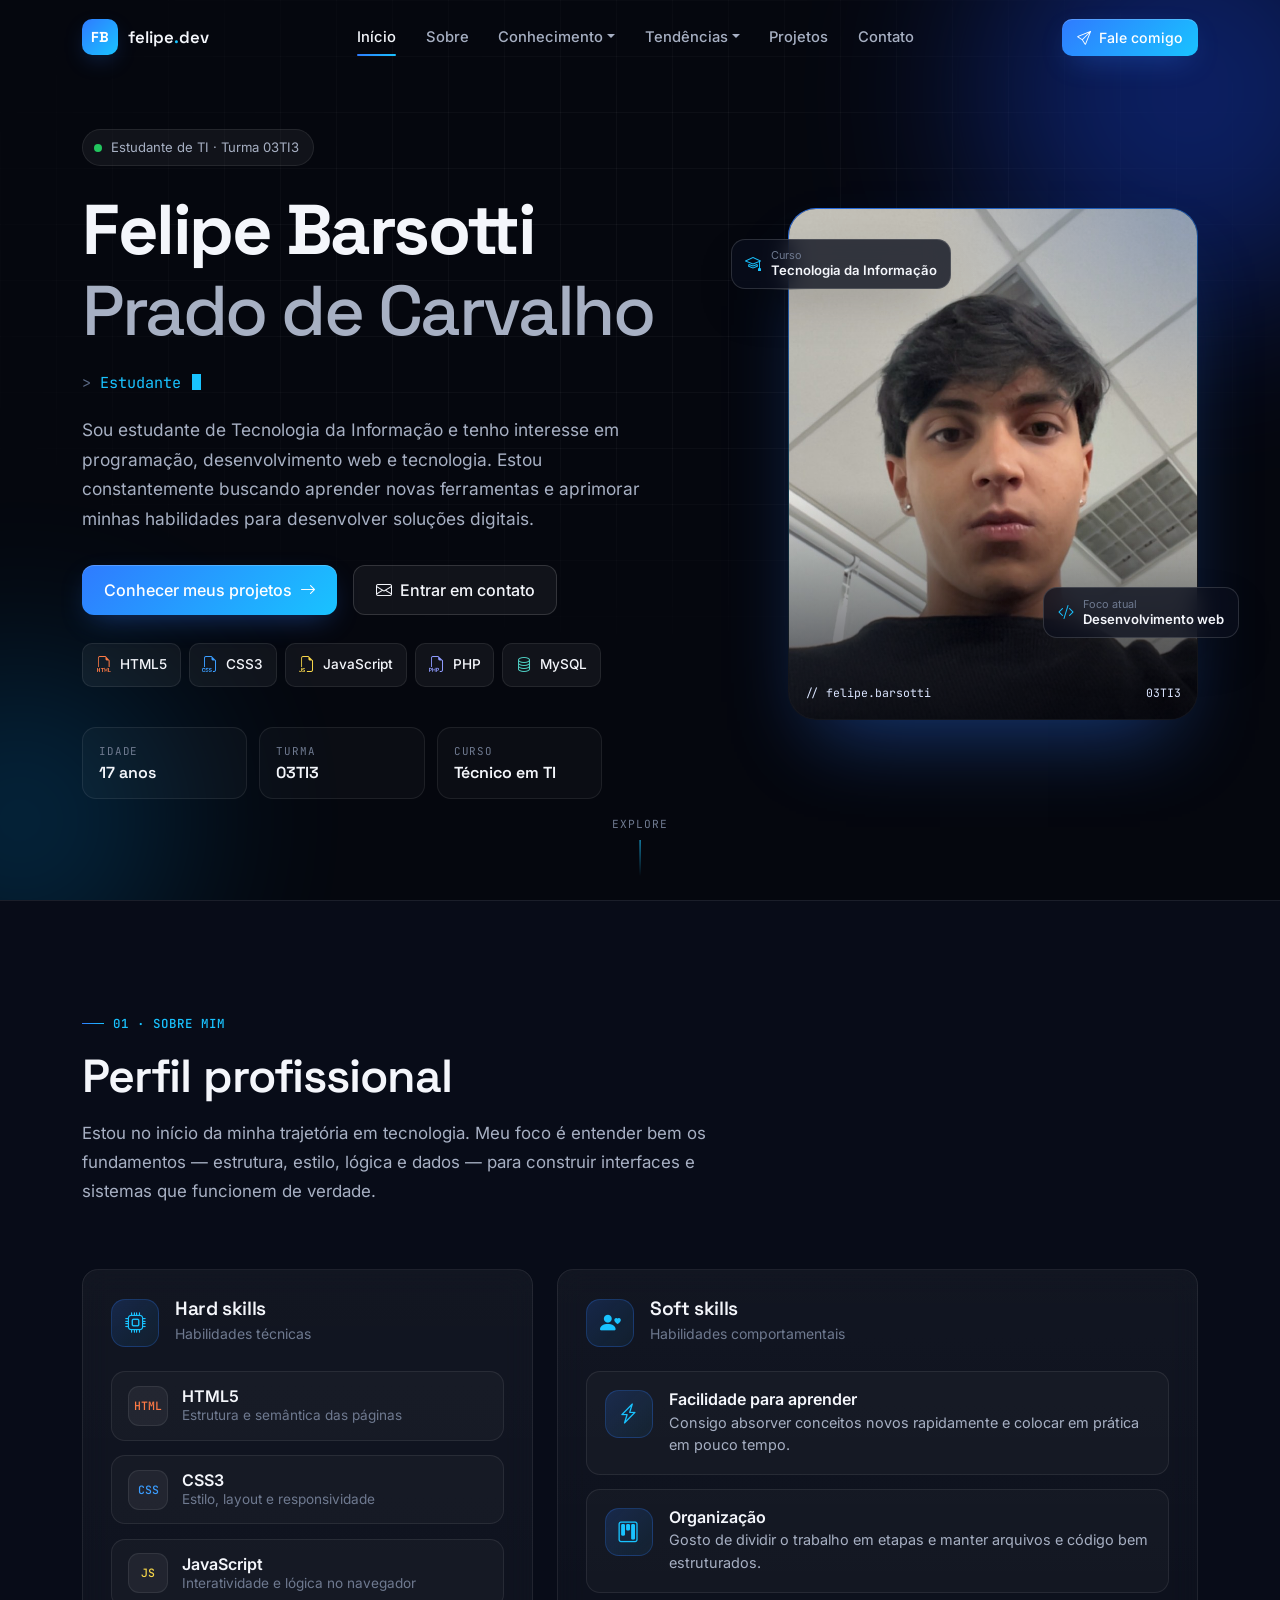
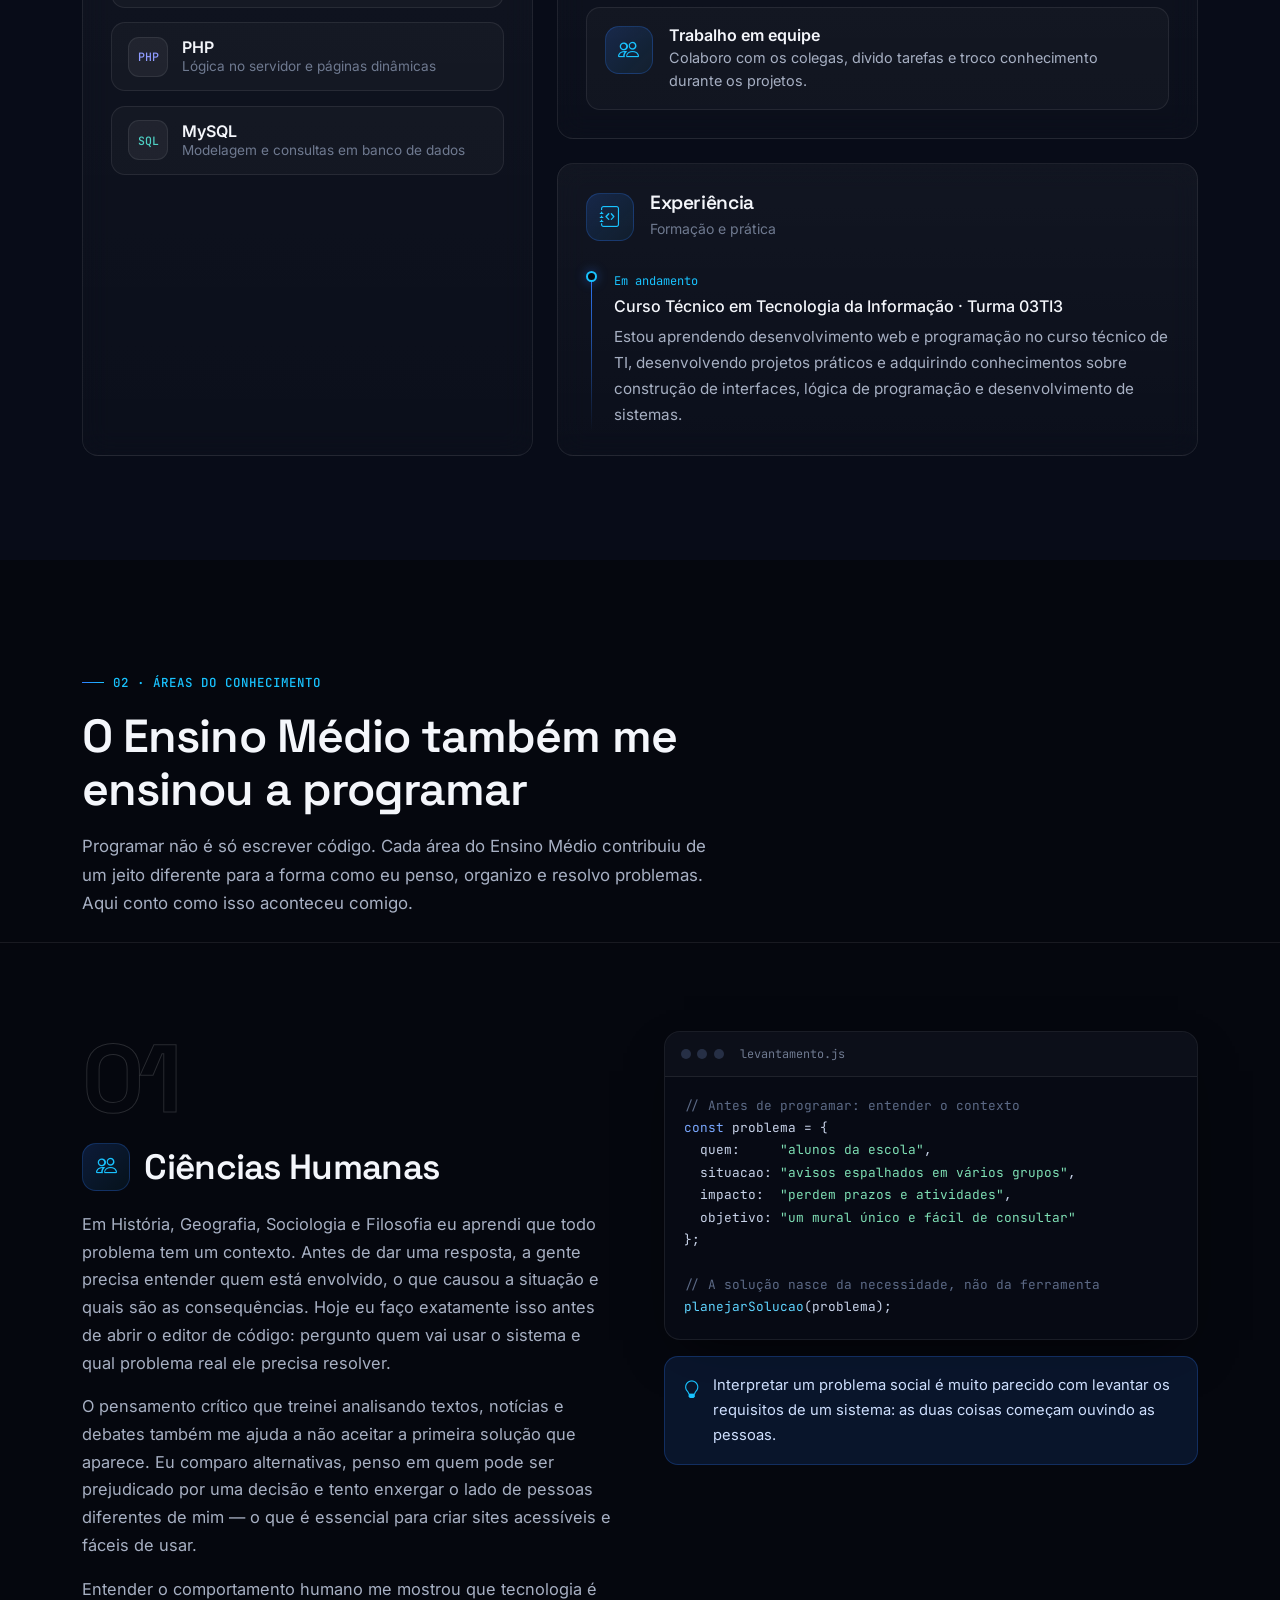
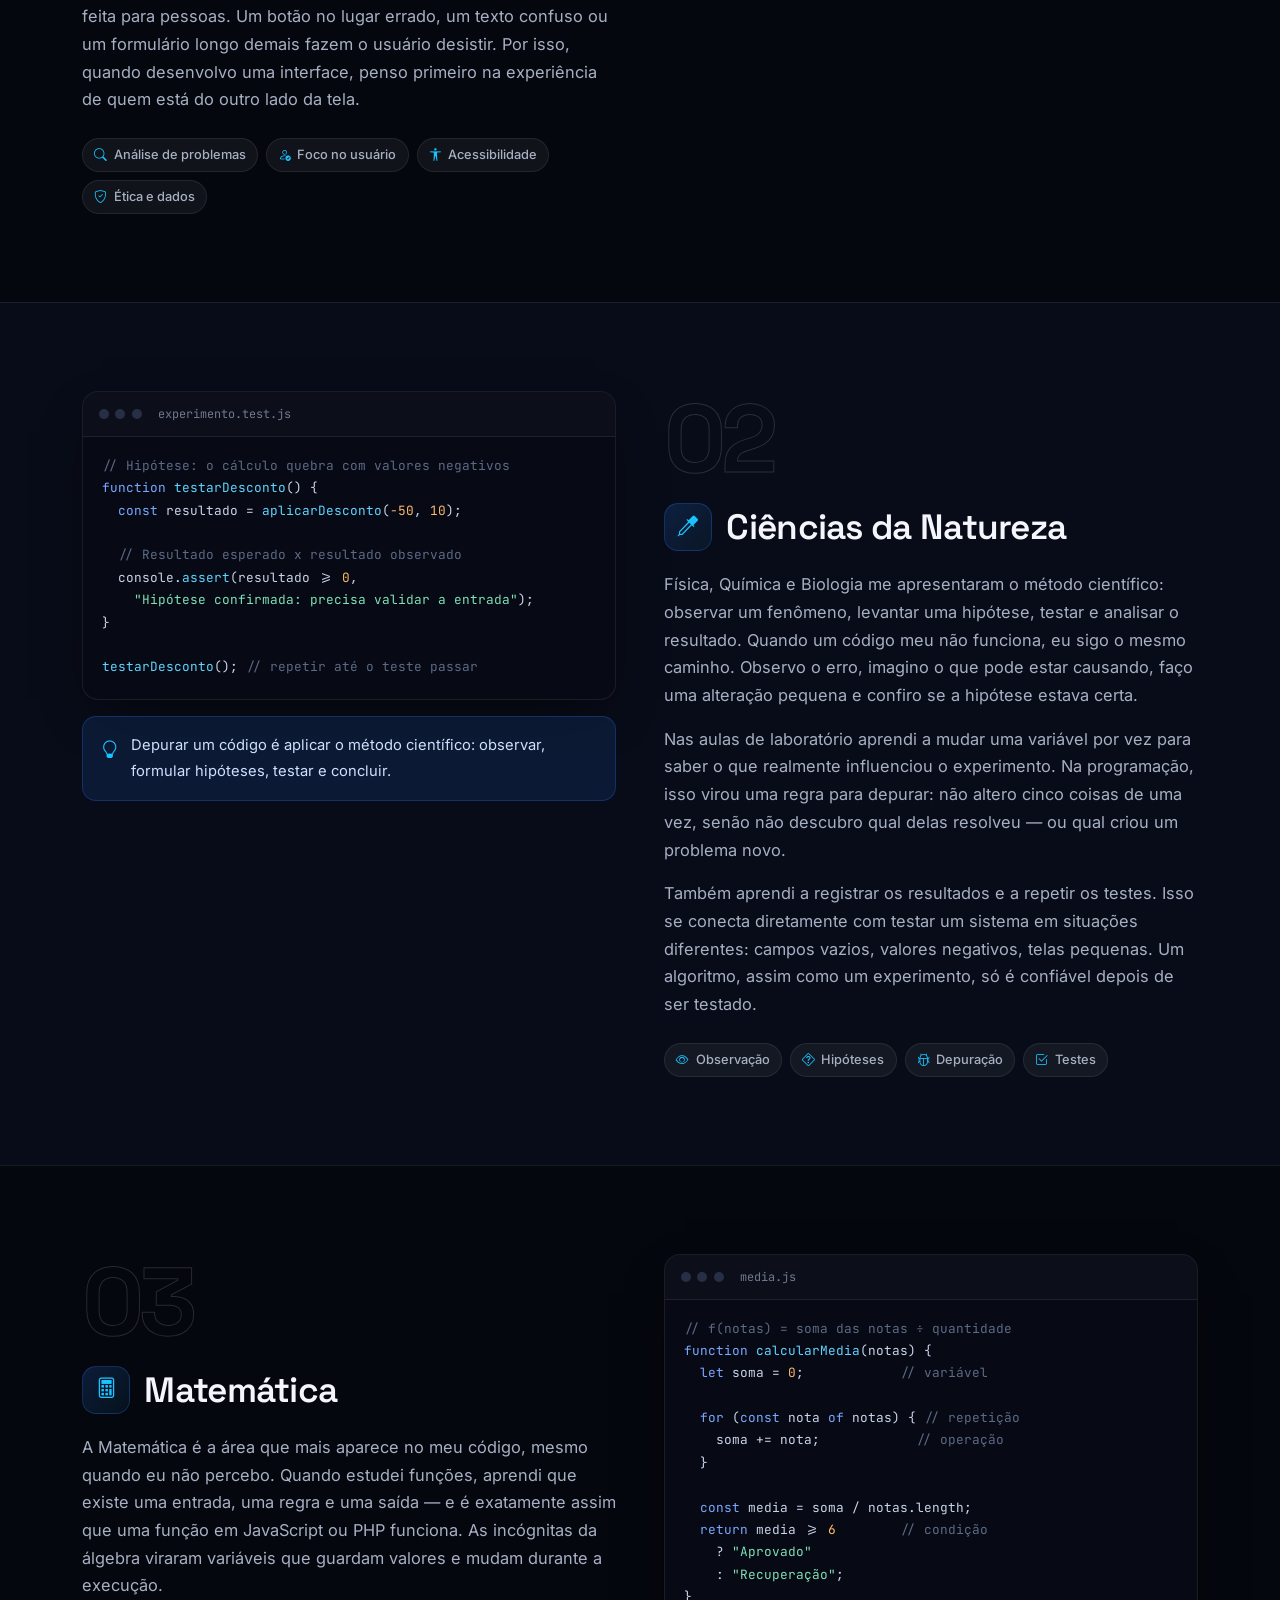
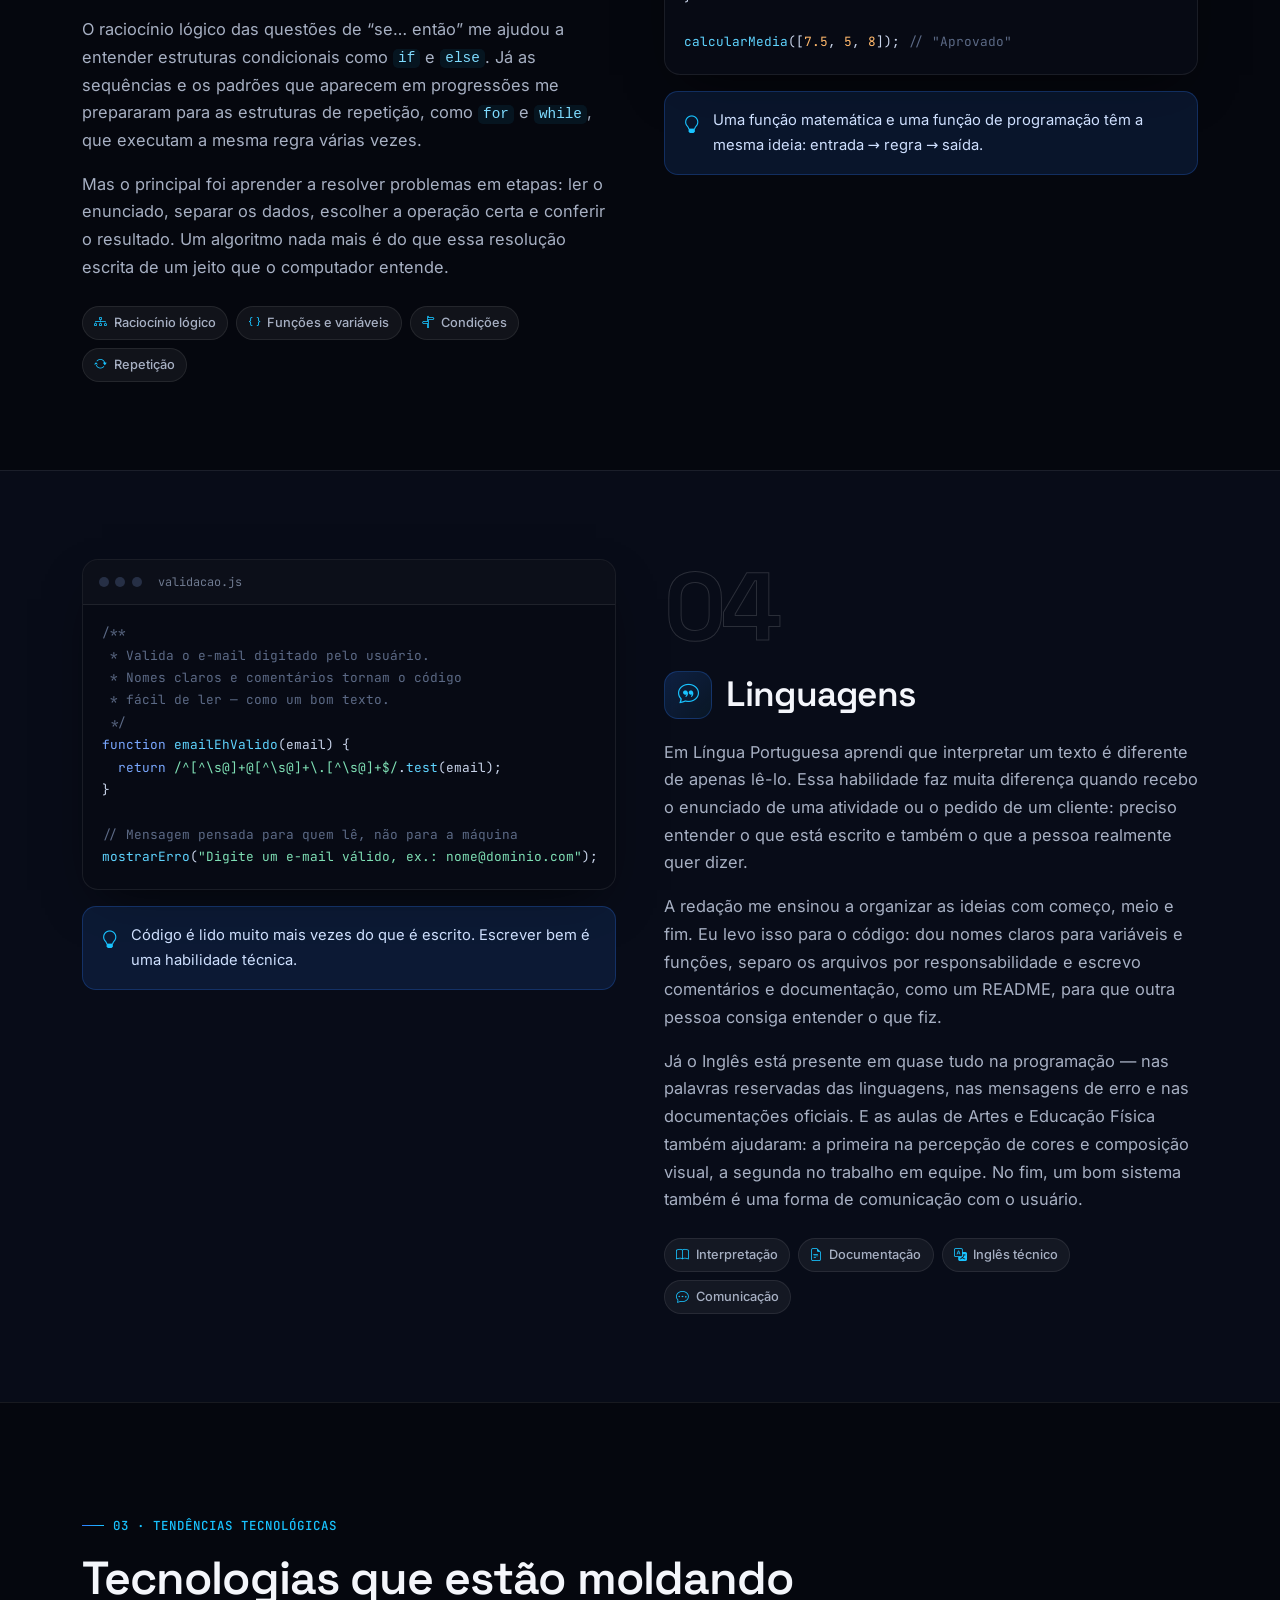
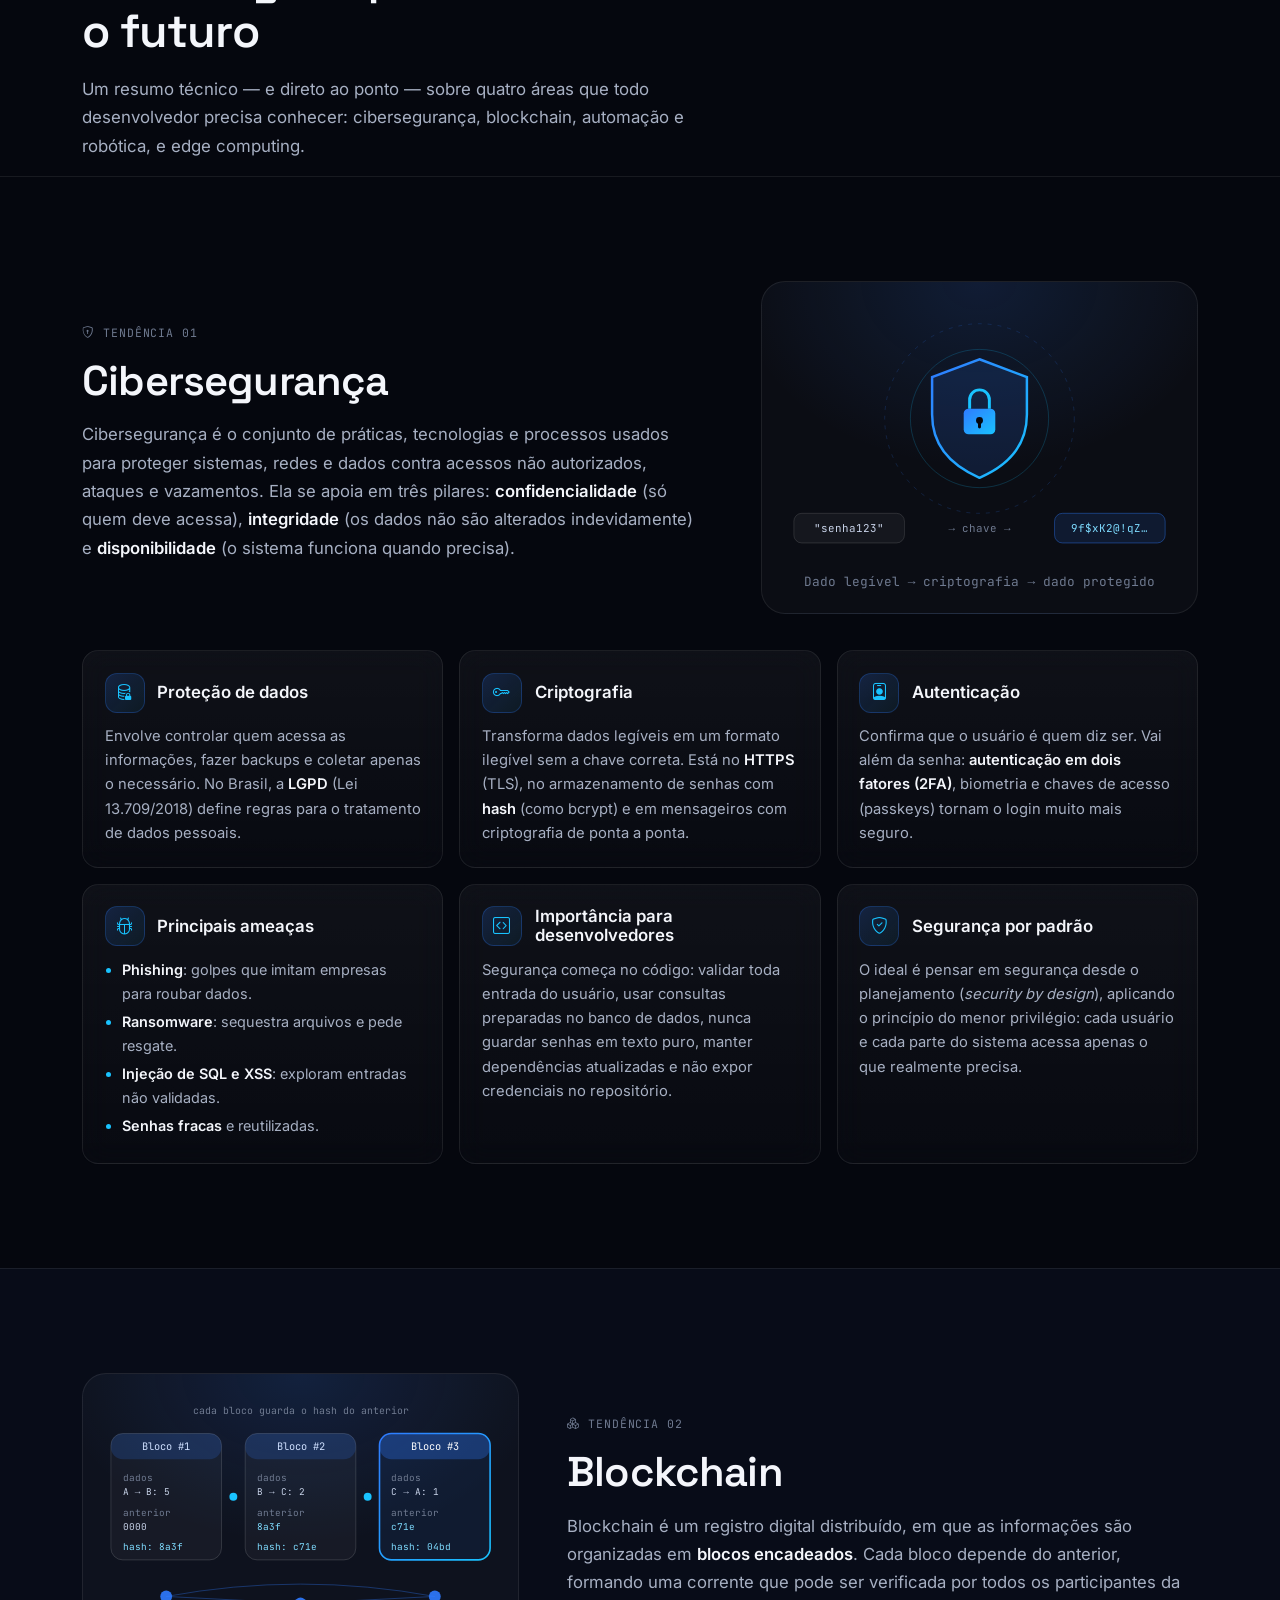
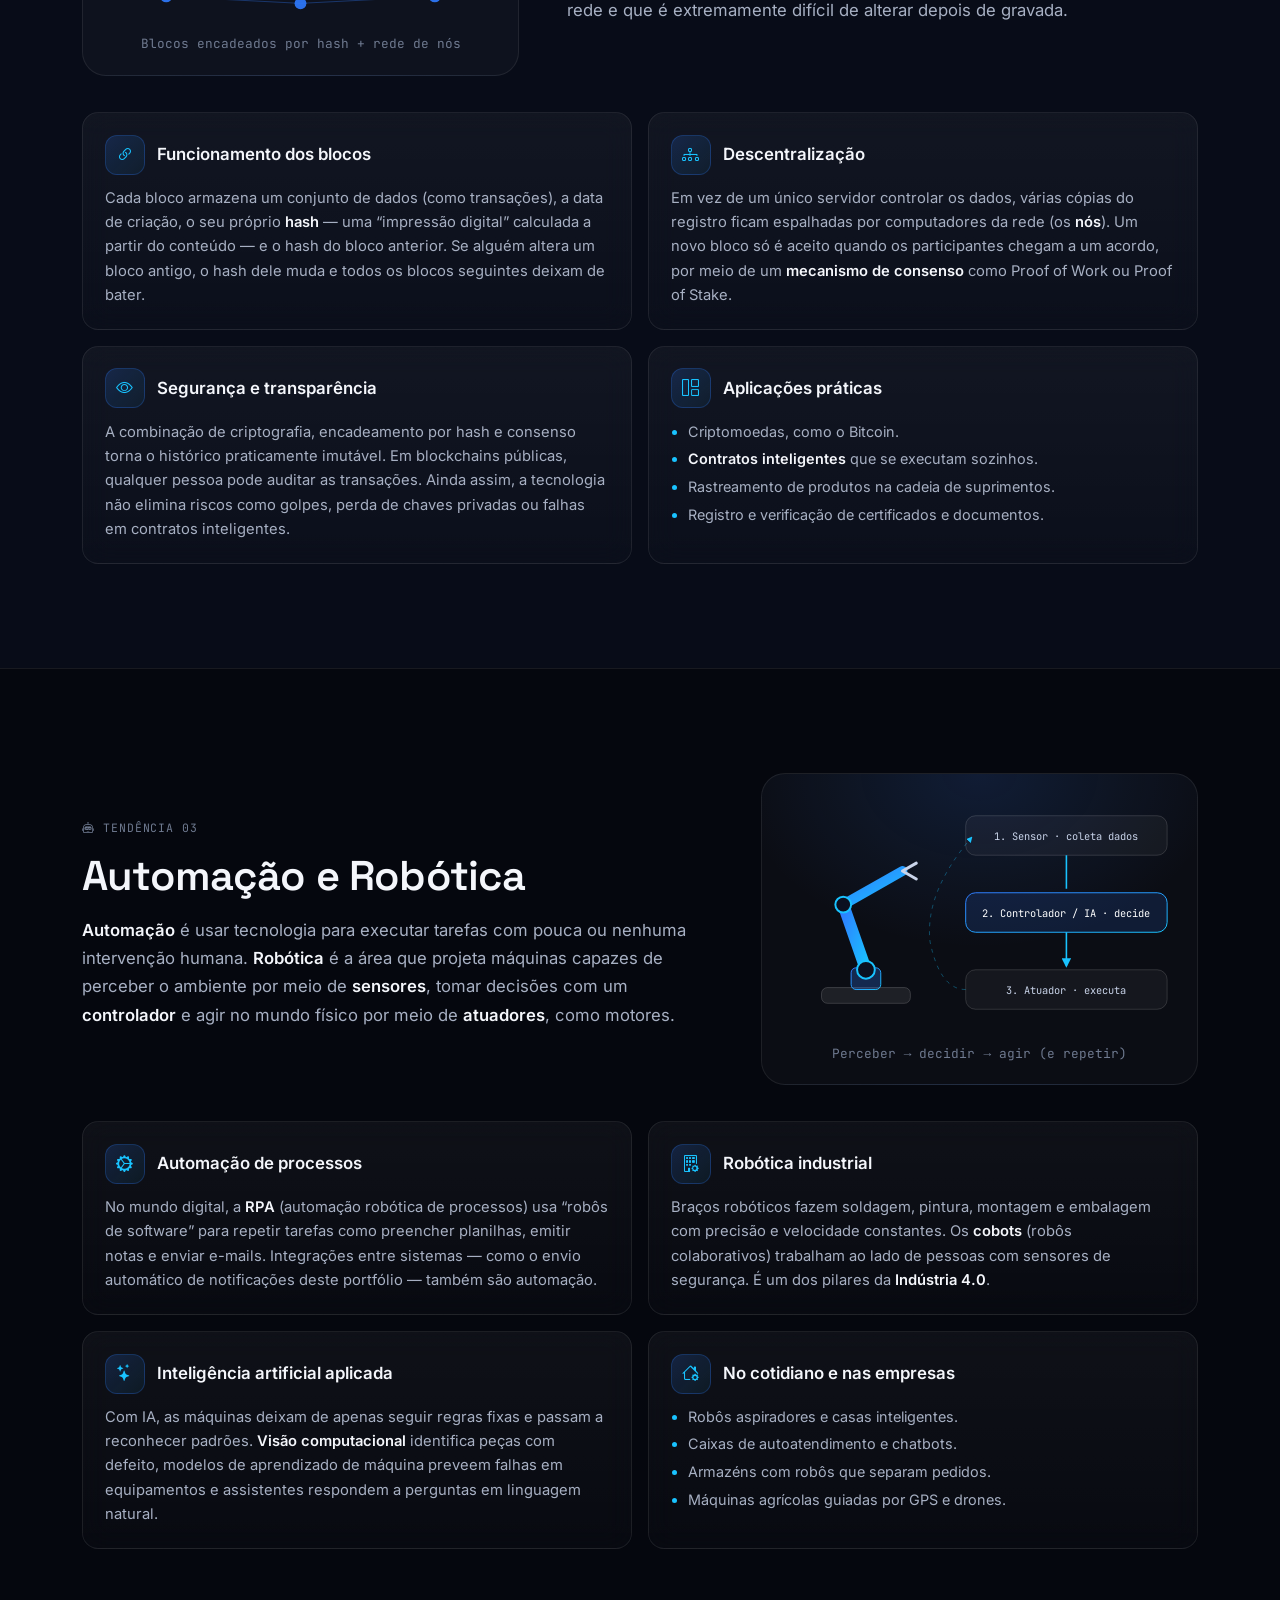
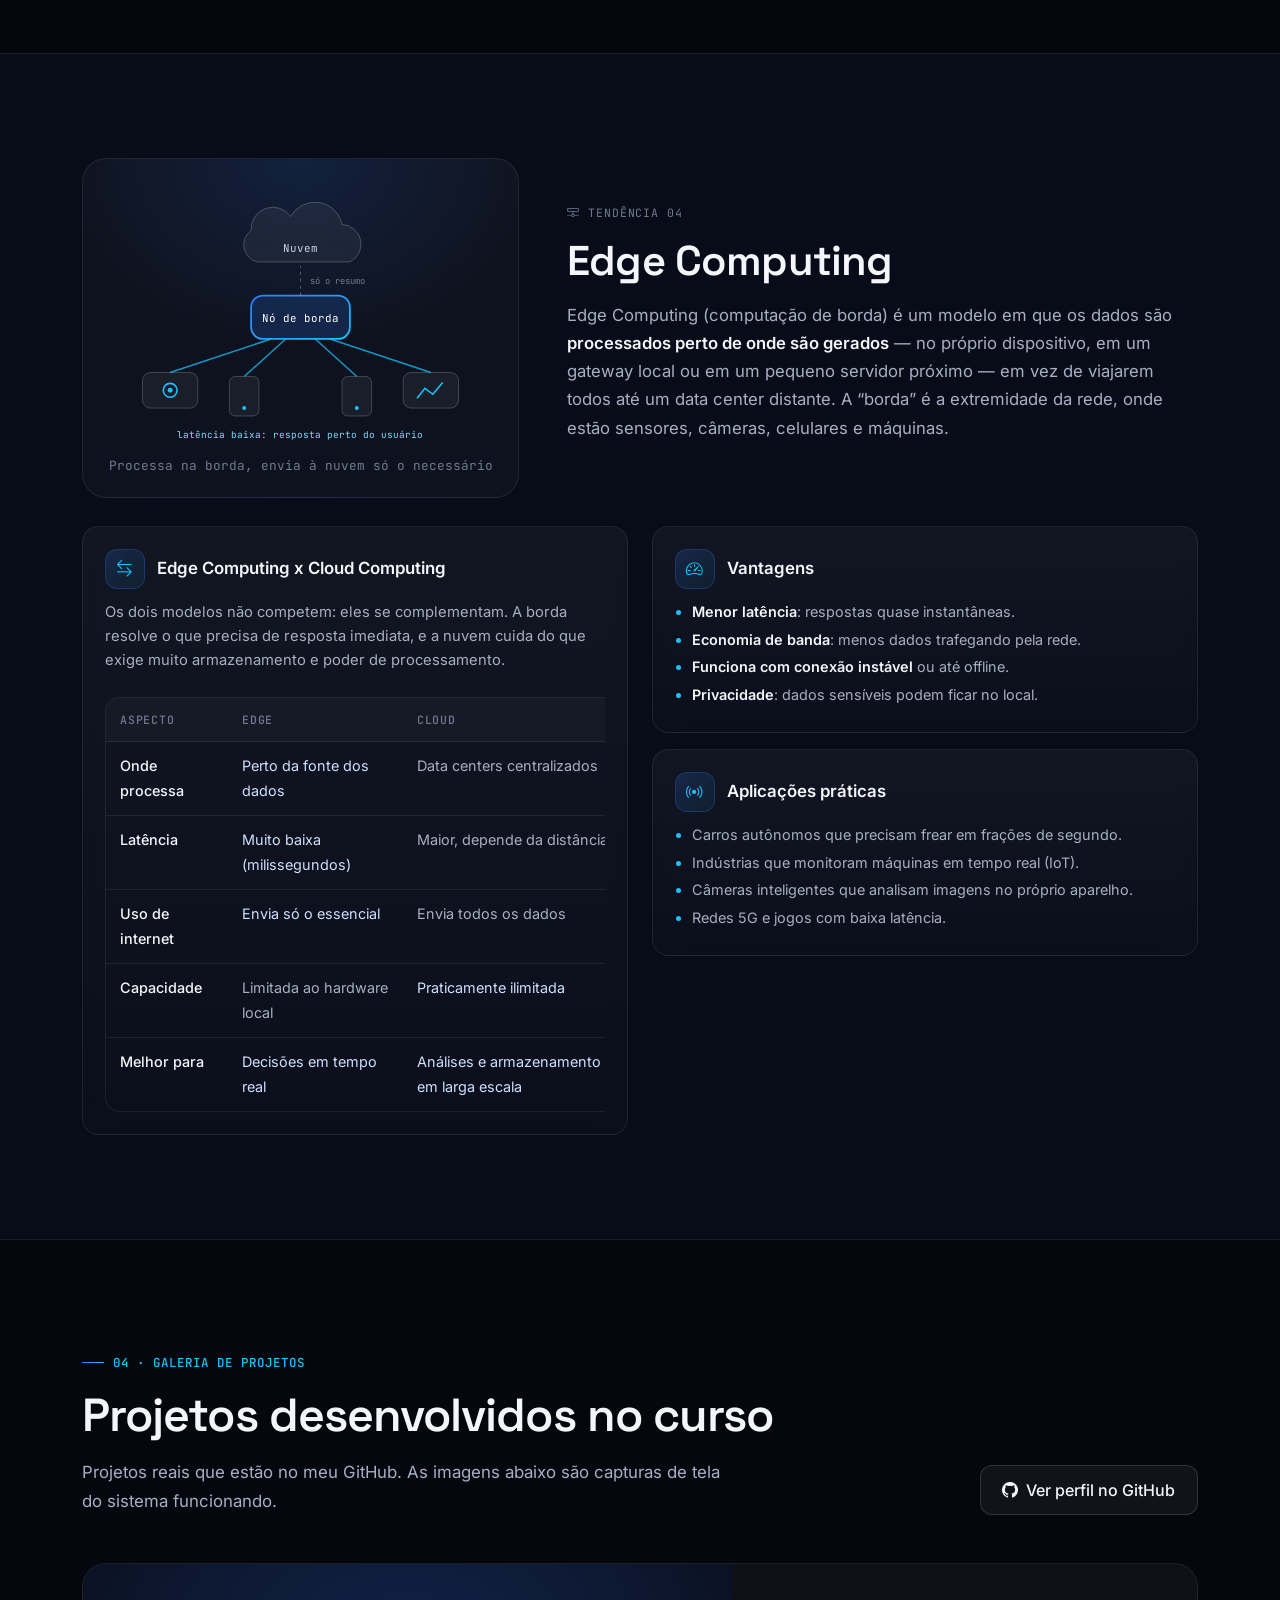
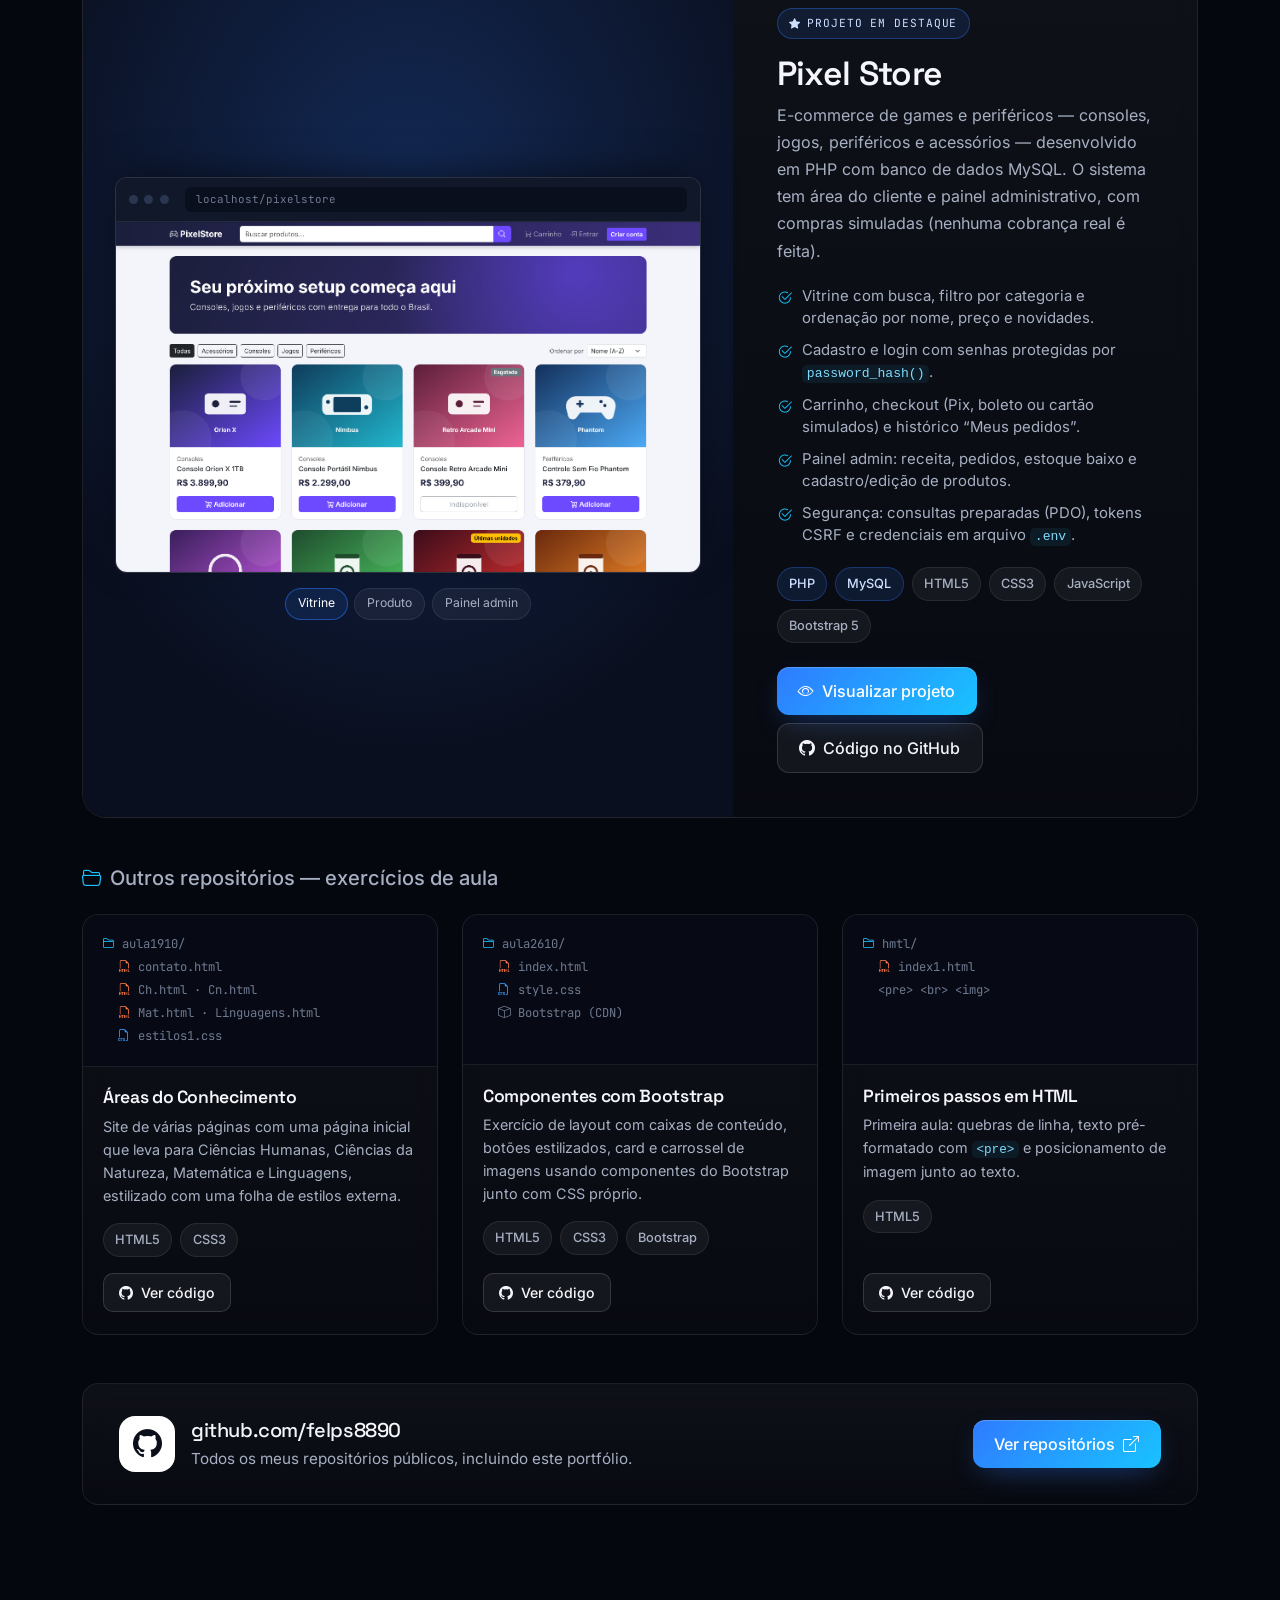
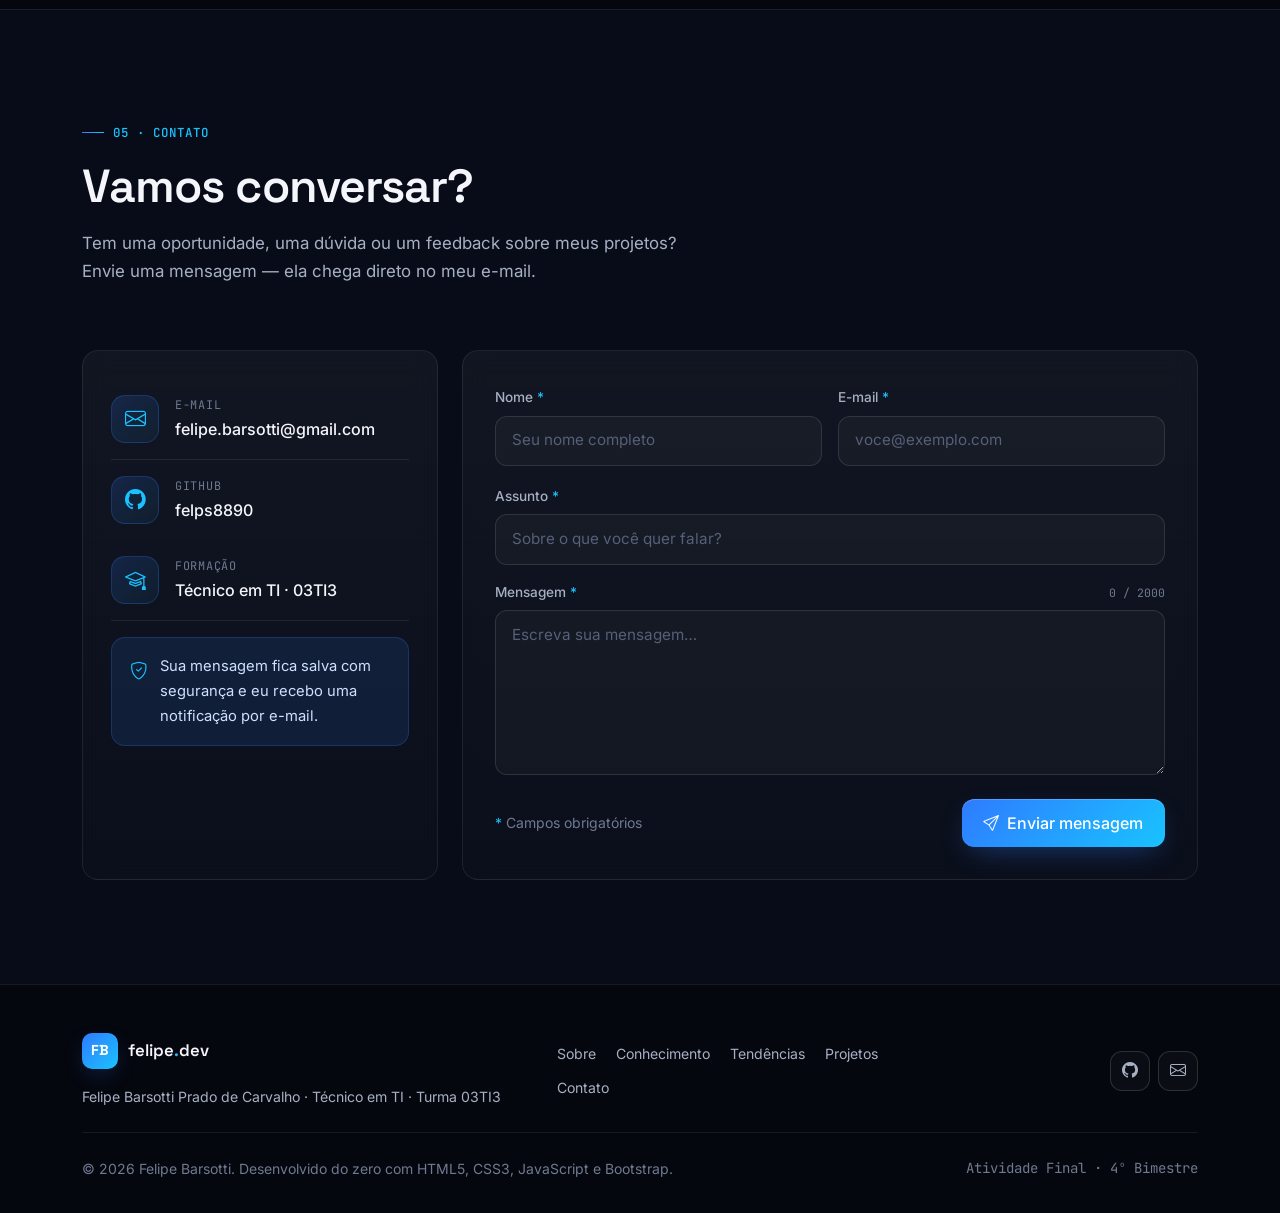
<file: portfolio-felipe (2)/portfolio-felipe/index.html>
<!DOCTYPE html>
<html lang="pt-BR" class="no-js">
<head>
  <meta charset="UTF-8">
  <meta name="viewport" content="width=device-width, initial-scale=1">
  <title>Felipe Barsotti | Portfólio — Desenvolvimento Web</title>
  <meta name="description" content="Portfólio de Felipe Barsotti Prado de Carvalho, estudante do curso Técnico em Tecnologia da Informação (turma 03TI3), com foco em desenvolvimento web.">
  <meta name="author" content="Felipe Barsotti Prado de Carvalho">
  <meta name="theme-color" content="#05070e">
  <meta property="og:title" content="Felipe Barsotti | Portfólio">
  <meta property="og:description" content="Estudante de TI com interesse em programação e desenvolvimento web.">
  <meta property="og:type" content="website">
  <meta property="og:image" content="assets/images/felipe.jpg">
  <link rel="icon" href="assets/icons/favicon.svg" type="image/svg+xml">

  <!-- Bootstrap 5 e ícones (arquivos locais para funcionar também offline) -->
  <link rel="stylesheet" href="assets/vendor/bootstrap/bootstrap.min.css">
  <link rel="stylesheet" href="assets/vendor/bootstrap-icons/bootstrap-icons.min.css">
  <link rel="stylesheet" href="css/style.css">
  <script>document.documentElement.classList.remove('no-js');</script>
</head>
<body>

  <a class="skip-link" href="#conteudo">Pular para o conteúdo</a>

  <!-- =========================================================
       NAVBAR — fixa, esconde ao rolar para baixo e reaparece ao subir
       ========================================================= -->
  <header class="site-nav" id="siteNav">
    <div class="container d-flex align-items-center justify-content-between">
      <a class="brand" href="#inicio" aria-label="Felipe Barsotti — início">
        <span class="brand__mark">FB</span>
        <span>felipe<span class="brand__dot">.</span>dev</span>
      </a>

      <nav id="desktopNav" class="desktop-links" aria-label="Navegação principal">
        <a class="nav-link" href="#inicio" data-spy="inicio">Início</a>
        <a class="nav-link" href="#sobre" data-spy="sobre">Sobre</a>
        <div class="dropdown">
          <a class="nav-link dropdown-toggle" data-spy="conhecimento" href="#conhecimento" role="button" data-bs-toggle="dropdown" aria-expanded="false">Conhecimento</a>
          <ul class="dropdown-menu dropdown-dark-glass">
            <li><a class="dropdown-item" href="#humanas"><i class="bi bi-people"></i> Ciências Humanas</a></li>
            <li><a class="dropdown-item" href="#natureza"><i class="bi bi-eyedropper"></i> Ciências da Natureza</a></li>
            <li><a class="dropdown-item" href="#matematica"><i class="bi bi-calculator"></i> Matemática</a></li>
            <li><a class="dropdown-item" href="#linguagens"><i class="bi bi-chat-quote"></i> Linguagens</a></li>
          </ul>
        </div>
        <div class="dropdown">
          <a class="nav-link dropdown-toggle" data-spy="tendencias" href="#tendencias" role="button" data-bs-toggle="dropdown" aria-expanded="false">Tendências</a>
          <ul class="dropdown-menu dropdown-dark-glass">
            <li><a class="dropdown-item" href="#ciberseguranca"><i class="bi bi-shield-lock"></i> Cibersegurança</a></li>
            <li><a class="dropdown-item" href="#blockchain"><i class="bi bi-boxes"></i> Blockchain</a></li>
            <li><a class="dropdown-item" href="#automacao"><i class="bi bi-robot"></i> Automação e Robótica</a></li>
            <li><a class="dropdown-item" href="#edge"><i class="bi bi-hdd-network"></i> Edge Computing</a></li>
          </ul>
        </div>
        <a class="nav-link" href="#projetos" data-spy="projetos">Projetos</a>
        <a class="nav-link" href="#contato" data-spy="contato">Contato</a>
      </nav>

      <a class="btn btn-accent btn-sm d-none d-lg-inline-flex align-items-center gap-2" href="#contato">
        <i class="bi bi-send"></i> Fale comigo
      </a>

      <button class="nav-toggle" type="button" data-bs-toggle="offcanvas" data-bs-target="#mobileNav" aria-controls="mobileNav" aria-label="Abrir menu">
        <i class="bi bi-list"></i>
      </button>
    </div>
    <div class="progress-bar-top" id="scrollProgress" aria-hidden="true"></div>
  </header>

  <!-- Menu mobile -->
  <div class="offcanvas offcanvas-end nav-offcanvas" tabindex="-1" id="mobileNav" aria-labelledby="mobileNavLabel">
    <div class="offcanvas-header border-bottom" style="border-color: var(--border) !important;">
      <span class="brand" id="mobileNavLabel"><span class="brand__mark">FB</span> Menu</span>
      <button type="button" class="btn-close" data-bs-dismiss="offcanvas" aria-label="Fechar menu"></button>
    </div>
    <div class="offcanvas-body d-flex flex-column">
      <nav class="nav flex-column" aria-label="Navegação mobile">
        <a class="nav-link" href="#inicio">Início</a>
        <a class="nav-link" href="#sobre">Sobre mim</a>
        <a class="nav-link" href="#conhecimento">Áreas do Conhecimento</a>
        <div class="sub-links">
          <a class="nav-link" href="#humanas">Ciências Humanas</a>
          <a class="nav-link" href="#natureza">Ciências da Natureza</a>
          <a class="nav-link" href="#matematica">Matemática</a>
          <a class="nav-link" href="#linguagens">Linguagens</a>
        </div>
        <a class="nav-link" href="#tendencias">Tendências Tecnológicas</a>
        <div class="sub-links">
          <a class="nav-link" href="#ciberseguranca">Cibersegurança</a>
          <a class="nav-link" href="#blockchain">Blockchain</a>
          <a class="nav-link" href="#automacao">Automação e Robótica</a>
          <a class="nav-link" href="#edge">Edge Computing</a>
        </div>
        <a class="nav-link" href="#projetos" data-spy="projetos">Projetos</a>
        <a class="nav-link" href="#contato" data-spy="contato">Contato</a>
      </nav>
      <a class="btn btn-accent mt-auto" href="#contato"><i class="bi bi-send me-2"></i>Fale comigo</a>
    </div>
  </div>

  <main id="conteudo">

    <!-- =========================================================
         HERO — Apresentação pessoal
         ========================================================= -->
    <section class="hero" id="inicio" aria-labelledby="heroTitle">
      <div class="bg-grid"></div>
      <div class="glow glow--1"></div>
      <div class="glow glow--2"></div>

      <div class="container">
        <div class="row align-items-center g-4 g-lg-5">
          <div class="col-lg-7">
            <div class="status-pill reveal">
              <span class="dot"></span> Estudante de TI · Turma 03TI3
            </div>

            <h1 class="hero__title reveal" id="heroTitle" style="--d:.05s">
              Felipe Barsotti
              <span class="surname">Prado de Carvalho</span>
            </h1>

            <p class="hero__role reveal" style="--d:.1s" aria-live="polite">
              <span class="tok-c">&gt;</span> <span id="typed">Desenvolvimento Web</span><span class="cursor" aria-hidden="true"></span>
            </p>

            <p class="hero__text reveal" style="--d:.15s">
              Sou estudante de Tecnologia da Informação e tenho interesse em programação, desenvolvimento web e tecnologia.
              Estou constantemente buscando aprender novas ferramentas e aprimorar minhas habilidades para desenvolver soluções digitais.
            </p>

            <div class="d-flex flex-wrap gap-3 reveal" style="--d:.2s">
              <a href="#projetos" class="btn btn-accent d-inline-flex align-items-center gap-2">
                Conhecer meus projetos <i class="bi bi-arrow-right"></i>
              </a>
              <a href="#contato" class="btn btn-ghost d-inline-flex align-items-center gap-2">
                <i class="bi bi-envelope"></i> Entrar em contato
              </a>
            </div>

            <div class="tech-strip reveal" style="--d:.25s" aria-label="Principais tecnologias">
              <span class="tech-chip"><i class="bi bi-filetype-html c-html"></i> HTML5</span>
              <span class="tech-chip"><i class="bi bi-filetype-css c-css"></i> CSS3</span>
              <span class="tech-chip"><i class="bi bi-filetype-js c-js"></i> JavaScript</span>
              <span class="tech-chip"><i class="bi bi-filetype-php c-php"></i> PHP</span>
              <span class="tech-chip"><i class="bi bi-database c-sql"></i> MySQL</span>
            </div>

            <div class="hero__meta reveal" style="--d:.3s">
              <div class="meta-item">
                <span class="meta-item__label">Idade</span>
                <span class="meta-item__value">17 anos</span>
              </div>
              <div class="meta-item">
                <span class="meta-item__label">Turma</span>
                <span class="meta-item__value">03TI3</span>
              </div>
              <div class="meta-item">
                <span class="meta-item__label">Curso</span>
                <span class="meta-item__value">Técnico em TI</span>
              </div>
            </div>
          </div>

          <div class="col-lg-5">
            <figure class="portrait reveal" style="--d:.15s">
              <div class="portrait__frame">
                <div class="portrait__inner">
                  <img src="assets/images/felipe.jpg" alt="Foto de Felipe Barsotti Prado de Carvalho" width="800" height="1000" fetchpriority="high">
                  <figcaption class="portrait__caption">
                    <span>// felipe.barsotti</span>
                    <span>03TI3</span>
                  </figcaption>
                </div>
              </div>
              <div class="portrait__float portrait__float--a">
                <i class="bi bi-mortarboard"></i>
                <div><small>Curso</small><strong>Tecnologia da Informação</strong></div>
              </div>
              <div class="portrait__float portrait__float--b">
                <i class="bi bi-code-slash"></i>
                <div><small>Foco atual</small><strong>Desenvolvimento web</strong></div>
              </div>
            </figure>
          </div>
        </div>
      </div>

      <a href="#sobre" class="scroll-hint" aria-label="Rolar para a seção Sobre">
        <span>Explore</span>
        <span class="scroll-hint__line"></span>
      </a>
    </section>

    <!-- =========================================================
         SOBRE — perfil, hard skills, soft skills e experiência
         ========================================================= -->
    <section class="section section--alt section--border" id="sobre" aria-labelledby="sobreTitle">
      <div class="container">
        <div class="row mb-5">
          <div class="col-lg-8 reveal">
            <span class="eyebrow">01 · Sobre mim</span>
            <h2 class="section-title" id="sobreTitle">Perfil profissional</h2>
            <p class="section-lead">
              Estou no início da minha trajetória em tecnologia. Meu foco é entender bem os fundamentos —
              estrutura, estilo, lógica e dados — para construir interfaces e sistemas que funcionem de verdade.
            </p>
          </div>
        </div>

        <div class="row g-4">
          <!-- Hard skills -->
          <div class="col-lg-5 reveal">
            <div class="glass about-card">
              <div class="d-flex align-items-center gap-3 mb-4">
                <span class="icon-box"><i class="bi bi-cpu"></i></span>
                <div>
                  <h3 class="mb-0">Hard skills</h3>
                  <small class="text-muted-3">Habilidades técnicas</small>
                </div>
              </div>
              <ul class="skill-list">
                <li class="skill">
                  <span class="skill__icon" style="color:#ff7a45">HTML</span>
                  <div><div class="skill__name">HTML5</div><div class="skill__desc">Estrutura e semântica das páginas</div></div>
                </li>
                <li class="skill">
                  <span class="skill__icon" style="color:#3b9dff">CSS</span>
                  <div><div class="skill__name">CSS3</div><div class="skill__desc">Estilo, layout e responsividade</div></div>
                </li>
                <li class="skill">
                  <span class="skill__icon" style="color:#f7d64a">JS</span>
                  <div><div class="skill__name">JavaScript</div><div class="skill__desc">Interatividade e lógica no navegador</div></div>
                </li>
                <li class="skill">
                  <span class="skill__icon" style="color:#8f9bff">PHP</span>
                  <div><div class="skill__name">PHP</div><div class="skill__desc">Lógica no servidor e páginas dinâmicas</div></div>
                </li>
                <li class="skill">
                  <span class="skill__icon" style="color:#4fd1c5">SQL</span>
                  <div><div class="skill__name">MySQL</div><div class="skill__desc">Modelagem e consultas em banco de dados</div></div>
                </li>
              </ul>
            </div>
          </div>

          <div class="col-lg-7">
            <div class="row g-4">
              <!-- Soft skills -->
              <div class="col-12 reveal" style="--d:.08s">
                <div class="glass about-card">
                  <div class="d-flex align-items-center gap-3 mb-4">
                    <span class="icon-box"><i class="bi bi-person-heart"></i></span>
                    <div>
                      <h3 class="mb-0">Soft skills</h3>
                      <small class="text-muted-3">Habilidades comportamentais</small>
                    </div>
                  </div>
                  <div class="soft-grid">
                    <div class="soft">
                      <span class="icon-box"><i class="bi bi-lightning-charge"></i></span>
                      <div>
                        <h4>Facilidade para aprender</h4>
                        <p>Consigo absorver conceitos novos rapidamente e colocar em prática em pouco tempo.</p>
                      </div>
                    </div>
                    <div class="soft">
                      <span class="icon-box"><i class="bi bi-kanban"></i></span>
                      <div>
                        <h4>Organização</h4>
                        <p>Gosto de dividir o trabalho em etapas e manter arquivos e código bem estruturados.</p>
                      </div>
                    </div>
                    <div class="soft">
                      <span class="icon-box"><i class="bi bi-people"></i></span>
                      <div>
                        <h4>Trabalho em equipe</h4>
                        <p>Colaboro com os colegas, divido tarefas e troco conhecimento durante os projetos.</p>
                      </div>
                    </div>
                  </div>
                </div>
              </div>

              <!-- Experiência -->
              <div class="col-12 reveal" style="--d:.12s">
                <div class="glass about-card">
                  <div class="d-flex align-items-center gap-3 mb-4">
                    <span class="icon-box"><i class="bi bi-journal-code"></i></span>
                    <div>
                      <h3 class="mb-0">Experiência</h3>
                      <small class="text-muted-3">Formação e prática</small>
                    </div>
                  </div>
                  <div class="timeline-item">
                    <span class="timeline-item__date">Em andamento</span>
                    <h4 class="h6 mt-1 mb-2" style="font-family:var(--font-body);letter-spacing:0">Curso Técnico em Tecnologia da Informação · Turma 03TI3</h4>
                    <p class="mb-0" style="font-size:.95rem">
                      Estou aprendendo desenvolvimento web e programação no curso técnico de TI, desenvolvendo projetos práticos
                      e adquirindo conhecimentos sobre construção de interfaces, lógica de programação e desenvolvimento de sistemas.
                    </p>
                  </div>
                </div>
              </div>
            </div>
          </div>
        </div>
      </div>
    </section>

    <!-- =========================================================
         ÁREAS DO CONHECIMENTO — 4 seções individuais
         ========================================================= -->
    <section class="section pb-0" id="conhecimento" aria-labelledby="conhecimentoTitle">
      <div class="container">
        <div class="row mb-2">
          <div class="col-lg-8 reveal">
            <span class="eyebrow">02 · Áreas do Conhecimento</span>
            <h2 class="section-title" id="conhecimentoTitle">O Ensino Médio também me ensinou a programar</h2>
            <p class="section-lead">
              Programar não é só escrever código. Cada área do Ensino Médio contribuiu de um jeito diferente para a forma
              como eu penso, organizo e resolvo problemas. Aqui conto como isso aconteceu comigo.
            </p>
          </div>
        </div>
      </div>
    </section>

    <!-- 2.1 Ciências Humanas -->
    <section class="area" id="humanas" aria-labelledby="humanasTitle">
      <div class="container">
        <div class="row g-4 g-lg-5">
          <div class="col-lg-6 reveal">
            <div class="area__number" aria-hidden="true">01</div>
            <h3 class="area__title" id="humanasTitle"><span class="icon-box"><i class="bi bi-people"></i></span> Ciências Humanas</h3>
            <div class="area__text">
              <p>
                Em História, Geografia, Sociologia e Filosofia eu aprendi que todo problema tem um contexto. Antes de dar uma resposta,
                a gente precisa entender quem está envolvido, o que causou a situação e quais são as consequências. Hoje eu faço exatamente
                isso antes de abrir o editor de código: pergunto quem vai usar o sistema e qual problema real ele precisa resolver.
              </p>
              <p>
                O pensamento crítico que treinei analisando textos, notícias e debates também me ajuda a não aceitar a primeira solução
                que aparece. Eu comparo alternativas, penso em quem pode ser prejudicado por uma decisão e tento enxergar o lado de pessoas
                diferentes de mim — o que é essencial para criar sites acessíveis e fáceis de usar.
              </p>
              <p>
                Entender o comportamento humano me mostrou que tecnologia é feita para pessoas. Um botão no lugar errado, um texto confuso
                ou um formulário longo demais fazem o usuário desistir. Por isso, quando desenvolvo uma interface, penso primeiro na experiência
                de quem está do outro lado da tela.
              </p>
            </div>
            <div class="area__links">
              <span class="tag"><i class="bi bi-search"></i> Análise de problemas</span>
              <span class="tag"><i class="bi bi-person-check"></i> Foco no usuário</span>
              <span class="tag"><i class="bi bi-universal-access"></i> Acessibilidade</span>
              <span class="tag"><i class="bi bi-shield-check"></i> Ética e dados</span>
            </div>
          </div>
          <div class="col-lg-6 reveal" style="--d:.1s">
            <div class="area__aside">
              <div class="code-card">
                <div class="code-card__bar"><span></span><span></span><span></span><em>levantamento.js</em></div>
<pre><span class="tok-c">// Antes de programar: entender o contexto</span>
<span class="tok-k">const</span> problema = {
  quem:     <span class="tok-s">"alunos da escola"</span>,
  situacao: <span class="tok-s">"avisos espalhados em vários grupos"</span>,
  impacto:  <span class="tok-s">"perdem prazos e atividades"</span>,
  objetivo: <span class="tok-s">"um mural único e fácil de consultar"</span>
};

<span class="tok-c">// A solução nasce da necessidade, não da ferramenta</span>
<span class="tok-f">planejarSolucao</span>(problema);</pre>
              </div>
              <div class="insight">
                <i class="bi bi-lightbulb"></i>
                <span>Interpretar um problema social é muito parecido com levantar os requisitos de um sistema: as duas coisas começam ouvindo as pessoas.</span>
              </div>
            </div>
          </div>
        </div>
      </div>
    </section>

    <!-- 2.2 Ciências da Natureza -->
    <section class="area section--alt" id="natureza" aria-labelledby="naturezaTitle">
      <div class="container">
        <div class="row g-4 g-lg-5 flex-lg-row-reverse">
          <div class="col-lg-6 reveal">
            <div class="area__number" aria-hidden="true">02</div>
            <h3 class="area__title" id="naturezaTitle"><span class="icon-box"><i class="bi bi-eyedropper"></i></span> Ciências da Natureza</h3>
            <div class="area__text">
              <p>
                Física, Química e Biologia me apresentaram o método científico: observar um fenômeno, levantar uma hipótese, testar
                e analisar o resultado. Quando um código meu não funciona, eu sigo o mesmo caminho. Observo o erro, imagino o que pode
                estar causando, faço uma alteração pequena e confiro se a hipótese estava certa.
              </p>
              <p>
                Nas aulas de laboratório aprendi a mudar uma variável por vez para saber o que realmente influenciou o experimento.
                Na programação, isso virou uma regra para depurar: não altero cinco coisas de uma vez, senão não descubro qual delas resolveu
                — ou qual criou um problema novo.
              </p>
              <p>
                Também aprendi a registrar os resultados e a repetir os testes. Isso se conecta diretamente com testar um sistema em
                situações diferentes: campos vazios, valores negativos, telas pequenas. Um algoritmo, assim como um experimento,
                só é confiável depois de ser testado.
              </p>
            </div>
            <div class="area__links">
              <span class="tag"><i class="bi bi-eye"></i> Observação</span>
              <span class="tag"><i class="bi bi-question-diamond"></i> Hipóteses</span>
              <span class="tag"><i class="bi bi-bug"></i> Depuração</span>
              <span class="tag"><i class="bi bi-check2-square"></i> Testes</span>
            </div>
          </div>
          <div class="col-lg-6 reveal" style="--d:.1s">
            <div class="area__aside">
              <div class="code-card">
                <div class="code-card__bar"><span></span><span></span><span></span><em>experimento.test.js</em></div>
<pre><span class="tok-c">// Hipótese: o cálculo quebra com valores negativos</span>
<span class="tok-k">function</span> <span class="tok-f">testarDesconto</span>() {
  <span class="tok-k">const</span> resultado = <span class="tok-f">aplicarDesconto</span>(<span class="tok-n">-50</span>, <span class="tok-n">10</span>);

  <span class="tok-c">// Resultado esperado x resultado observado</span>
  console.<span class="tok-f">assert</span>(resultado &gt;= <span class="tok-n">0</span>,
    <span class="tok-s">"Hipótese confirmada: precisa validar a entrada"</span>);
}

<span class="tok-f">testarDesconto</span>(); <span class="tok-c">// repetir até o teste passar</span></pre>
              </div>
              <div class="insight">
                <i class="bi bi-lightbulb"></i>
                <span>Depurar um código é aplicar o método científico: observar, formular hipóteses, testar e concluir.</span>
              </div>
            </div>
          </div>
        </div>
      </div>
    </section>

    <!-- 2.3 Matemática -->
    <section class="area" id="matematica" aria-labelledby="matematicaTitle">
      <div class="container">
        <div class="row g-4 g-lg-5">
          <div class="col-lg-6 reveal">
            <div class="area__number" aria-hidden="true">03</div>
            <h3 class="area__title" id="matematicaTitle"><span class="icon-box"><i class="bi bi-calculator"></i></span> Matemática</h3>
            <div class="area__text">
              <p>
                A Matemática é a área que mais aparece no meu código, mesmo quando eu não percebo. Quando estudei funções, aprendi que
                existe uma entrada, uma regra e uma saída — e é exatamente assim que uma função em JavaScript ou PHP funciona.
                As incógnitas da álgebra viraram variáveis que guardam valores e mudam durante a execução.
              </p>
              <p>
                O raciocínio lógico das questões de “se… então” me ajudou a entender estruturas condicionais como <code>if</code> e
                <code>else</code>. Já as sequências e os padrões que aparecem em progressões me prepararam para as estruturas de repetição,
                como <code>for</code> e <code>while</code>, que executam a mesma regra várias vezes.
              </p>
              <p>
                Mas o principal foi aprender a resolver problemas em etapas: ler o enunciado, separar os dados, escolher a operação
                certa e conferir o resultado. Um algoritmo nada mais é do que essa resolução escrita de um jeito que o computador entende.
              </p>
            </div>
            <div class="area__links">
              <span class="tag"><i class="bi bi-diagram-3"></i> Raciocínio lógico</span>
              <span class="tag"><i class="bi bi-braces"></i> Funções e variáveis</span>
              <span class="tag"><i class="bi bi-signpost-split"></i> Condições</span>
              <span class="tag"><i class="bi bi-arrow-repeat"></i> Repetição</span>
            </div>
          </div>
          <div class="col-lg-6 reveal" style="--d:.1s">
            <div class="area__aside">
              <div class="code-card">
                <div class="code-card__bar"><span></span><span></span><span></span><em>media.js</em></div>
<pre><span class="tok-c">// f(notas) = soma das notas ÷ quantidade</span>
<span class="tok-k">function</span> <span class="tok-f">calcularMedia</span>(notas) {
  <span class="tok-k">let</span> soma = <span class="tok-n">0</span>;            <span class="tok-c">// variável</span>

  <span class="tok-k">for</span> (<span class="tok-k">const</span> nota <span class="tok-k">of</span> notas) { <span class="tok-c">// repetição</span>
    soma += nota;            <span class="tok-c">// operação</span>
  }

  <span class="tok-k">const</span> media = soma / notas.length;
  <span class="tok-k">return</span> media &gt;= <span class="tok-n">6</span>        <span class="tok-c">// condição</span>
    ? <span class="tok-s">"Aprovado"</span>
    : <span class="tok-s">"Recuperação"</span>;
}

<span class="tok-f">calcularMedia</span>([<span class="tok-n">7.5</span>, <span class="tok-n">5</span>, <span class="tok-n">8</span>]); <span class="tok-c">// "Aprovado"</span></pre>
              </div>
              <div class="insight">
                <i class="bi bi-lightbulb"></i>
                <span>Uma função matemática e uma função de programação têm a mesma ideia: entrada → regra → saída.</span>
              </div>
            </div>
          </div>
        </div>
      </div>
    </section>

    <!-- 2.4 Linguagens -->
    <section class="area section--alt" id="linguagens" aria-labelledby="linguagensTitle">
      <div class="container">
        <div class="row g-4 g-lg-5 flex-lg-row-reverse">
          <div class="col-lg-6 reveal">
            <div class="area__number" aria-hidden="true">04</div>
            <h3 class="area__title" id="linguagensTitle"><span class="icon-box"><i class="bi bi-chat-quote"></i></span> Linguagens</h3>
            <div class="area__text">
              <p>
                Em Língua Portuguesa aprendi que interpretar um texto é diferente de apenas lê-lo. Essa habilidade faz muita diferença
                quando recebo o enunciado de uma atividade ou o pedido de um cliente: preciso entender o que está escrito e também o que
                a pessoa realmente quer dizer.
              </p>
              <p>
                A redação me ensinou a organizar as ideias com começo, meio e fim. Eu levo isso para o código: dou nomes claros para
                variáveis e funções, separo os arquivos por responsabilidade e escrevo comentários e documentação, como um README,
                para que outra pessoa consiga entender o que fiz.
              </p>
              <p>
                Já o Inglês está presente em quase tudo na programação — nas palavras reservadas das linguagens, nas mensagens de erro e
                nas documentações oficiais. E as aulas de Artes e Educação Física também ajudaram: a primeira na percepção de cores e
                composição visual, a segunda no trabalho em equipe. No fim, um bom sistema também é uma forma de comunicação com o usuário.
              </p>
            </div>
            <div class="area__links">
              <span class="tag"><i class="bi bi-book"></i> Interpretação</span>
              <span class="tag"><i class="bi bi-file-earmark-text"></i> Documentação</span>
              <span class="tag"><i class="bi bi-translate"></i> Inglês técnico</span>
              <span class="tag"><i class="bi bi-chat-dots"></i> Comunicação</span>
            </div>
          </div>
          <div class="col-lg-6 reveal" style="--d:.1s">
            <div class="area__aside">
              <div class="code-card">
                <div class="code-card__bar"><span></span><span></span><span></span><em>validacao.js</em></div>
<pre><span class="tok-c">/**
 * Valida o e-mail digitado pelo usuário.
 * Nomes claros e comentários tornam o código
 * fácil de ler — como um bom texto.
 */</span>
<span class="tok-k">function</span> <span class="tok-f">emailEhValido</span>(email) {
  <span class="tok-k">return</span> <span class="tok-s">/^[^\s@]+@[^\s@]+\.[^\s@]+$/</span>.<span class="tok-f">test</span>(email);
}

<span class="tok-c">// Mensagem pensada para quem lê, não para a máquina</span>
<span class="tok-f">mostrarErro</span>(<span class="tok-s">"Digite um e-mail válido, ex.: nome@dominio.com"</span>);</pre>
              </div>
              <div class="insight">
                <i class="bi bi-lightbulb"></i>
                <span>Código é lido muito mais vezes do que é escrito. Escrever bem é uma habilidade técnica.</span>
              </div>
            </div>
          </div>
        </div>
      </div>
    </section>

    <!-- =========================================================
         TENDÊNCIAS TECNOLÓGICAS — 4 seções individuais
         ========================================================= -->
    <section class="section section--border pb-0" id="tendencias" aria-labelledby="tendenciasTitle">
      <div class="container">
        <div class="row">
          <div class="col-lg-8 reveal">
            <span class="eyebrow">03 · Tendências Tecnológicas</span>
            <h2 class="section-title" id="tendenciasTitle">Tecnologias que estão moldando o futuro</h2>
            <p class="section-lead">
              Um resumo técnico — e direto ao ponto — sobre quatro áreas que todo desenvolvedor precisa conhecer:
              cibersegurança, blockchain, automação e robótica, e edge computing.
            </p>
          </div>
        </div>
      </div>
    </section>

    <!-- 3.1 Cibersegurança -->
    <section class="trend" id="ciberseguranca" aria-labelledby="ciberTitle">
      <div class="container">
        <div class="row g-4 g-lg-5 align-items-center">
          <div class="col-lg-7 reveal">
            <span class="trend__badge"><i class="bi bi-shield-lock"></i> Tendência 01</span>
            <h3 class="trend__title" id="ciberTitle">Cibersegurança</h3>
            <p class="trend__intro">
              Cibersegurança é o conjunto de práticas, tecnologias e processos usados para proteger sistemas, redes e dados contra
              acessos não autorizados, ataques e vazamentos. Ela se apoia em três pilares: <strong>confidencialidade</strong>
              (só quem deve acessa), <strong>integridade</strong> (os dados não são alterados indevidamente) e
              <strong>disponibilidade</strong> (o sistema funciona quando precisa).
            </p>
          </div>
          <div class="col-lg-5 reveal" style="--d:.1s">
            <figure class="illustration m-0">
              <svg viewBox="0 0 400 260" role="img" aria-labelledby="svgCiberT">
                <title id="svgCiberT">Ilustração: texto é criptografado com uma chave e protegido por um escudo</title>
                <defs>
                  <linearGradient id="gC" x1="0" y1="0" x2="1" y2="1"><stop offset="0" stop-color="#2f7bff"/><stop offset="1" stop-color="#19c3ff"/></linearGradient>
                </defs>
                <circle cx="200" cy="118" r="96" fill="none" stroke="rgba(47,123,255,.18)" stroke-dasharray="4 6"/>
                <circle cx="200" cy="118" r="70" fill="none" stroke="rgba(25,195,255,.2)"/>
                <path d="M200 58 L248 76 V114 C248 146 228 166 200 178 C172 166 152 146 152 114 V76 Z" fill="rgba(47,123,255,.14)" stroke="url(#gC)" stroke-width="2.5"/>
                <rect x="184" y="108" width="32" height="26" rx="5" fill="url(#gC)"/>
                <path d="M190 108 V99 a10 10 0 0 1 20 0 V108" fill="none" stroke="#19c3ff" stroke-width="3"/>
                <circle cx="200" cy="120" r="3.5" fill="#05070e"/>
                <rect x="198.5" y="121" width="3" height="7" rx="1.5" fill="#05070e"/>
                <g font-family="JetBrains Mono, monospace" font-size="11">
                  <rect x="12" y="214" width="112" height="30" rx="8" fill="rgba(255,255,255,.04)" stroke="rgba(255,255,255,.12)"/>
                  <text x="68" y="233" fill="#c9d4ea" text-anchor="middle">"senha123"</text>
                  <rect x="276" y="214" width="112" height="30" rx="8" fill="rgba(47,123,255,.12)" stroke="rgba(47,123,255,.4)"/>
                  <text x="332" y="233" fill="#7fdcff" text-anchor="middle">9f$xK2@!qZ…</text>
                  <text x="200" y="233" fill="#6f7a90" text-anchor="middle">→ chave →</text>
                </g>
              </svg>
              <figcaption>Dado legível → criptografia → dado protegido</figcaption>
            </figure>
          </div>
        </div>

        <div class="topic-grid topic-grid--3">
          <article class="glass topic card-hover reveal">
            <div class="topic__head"><span class="icon-box"><i class="bi bi-database-lock"></i></span><h4>Proteção de dados</h4></div>
            <p>Envolve controlar quem acessa as informações, fazer backups e coletar apenas o necessário. No Brasil, a <strong>LGPD</strong> (Lei 13.709/2018) define regras para o tratamento de dados pessoais.</p>
          </article>
          <article class="glass topic card-hover reveal" style="--d:.05s">
            <div class="topic__head"><span class="icon-box"><i class="bi bi-key"></i></span><h4>Criptografia</h4></div>
            <p>Transforma dados legíveis em um formato ilegível sem a chave correta. Está no <strong>HTTPS</strong> (TLS), no armazenamento de senhas com <strong>hash</strong> (como bcrypt) e em mensageiros com criptografia de ponta a ponta.</p>
          </article>
          <article class="glass topic card-hover reveal" style="--d:.1s">
            <div class="topic__head"><span class="icon-box"><i class="bi bi-person-badge"></i></span><h4>Autenticação</h4></div>
            <p>Confirma que o usuário é quem diz ser. Vai além da senha: <strong>autenticação em dois fatores (2FA)</strong>, biometria e chaves de acesso (passkeys) tornam o login muito mais seguro.</p>
          </article>
          <article class="glass topic card-hover reveal">
            <div class="topic__head"><span class="icon-box"><i class="bi bi-bug"></i></span><h4>Principais ameaças</h4></div>
            <ul>
              <li><strong>Phishing</strong>: golpes que imitam empresas para roubar dados.</li>
              <li><strong>Ransomware</strong>: sequestra arquivos e pede resgate.</li>
              <li><strong>Injeção de SQL e XSS</strong>: exploram entradas não validadas.</li>
              <li><strong>Senhas fracas</strong> e reutilizadas.</li>
            </ul>
          </article>
          <article class="glass topic card-hover reveal" style="--d:.05s">
            <div class="topic__head"><span class="icon-box"><i class="bi bi-code-square"></i></span><h4>Importância para desenvolvedores</h4></div>
            <p>Segurança começa no código: validar toda entrada do usuário, usar consultas preparadas no banco de dados, nunca guardar senhas em texto puro, manter dependências atualizadas e não expor credenciais no repositório.</p>
          </article>
          <article class="glass topic card-hover reveal" style="--d:.1s">
            <div class="topic__head"><span class="icon-box"><i class="bi bi-shield-check"></i></span><h4>Segurança por padrão</h4></div>
            <p>O ideal é pensar em segurança desde o planejamento (<em>security by design</em>), aplicando o princípio do menor privilégio: cada usuário e cada parte do sistema acessa apenas o que realmente precisa.</p>
          </article>
        </div>
      </div>
    </section>

    <!-- 3.2 Blockchain -->
    <section class="trend section--alt" id="blockchain" aria-labelledby="blockchainTitle">
      <div class="container">
        <div class="row g-4 g-lg-5 align-items-center flex-lg-row-reverse">
          <div class="col-lg-7 reveal">
            <span class="trend__badge"><i class="bi bi-boxes"></i> Tendência 02</span>
            <h3 class="trend__title" id="blockchainTitle">Blockchain</h3>
            <p class="trend__intro">
              Blockchain é um registro digital distribuído, em que as informações são organizadas em <strong>blocos encadeados</strong>.
              Cada bloco depende do anterior, formando uma corrente que pode ser verificada por todos os participantes da rede e que é
              extremamente difícil de alterar depois de gravada.
            </p>
          </div>
          <div class="col-lg-5 reveal" style="--d:.1s">
            <figure class="illustration m-0">
              <svg viewBox="0 0 400 230" role="img" aria-labelledby="svgBlockT">
                <title id="svgBlockT">Ilustração: três blocos encadeados, cada um guardando o hash do anterior</title>
                <defs>
                  <linearGradient id="gB" x1="0" y1="0" x2="1" y2="1"><stop offset="0" stop-color="#2f7bff"/><stop offset="1" stop-color="#19c3ff"/></linearGradient>
                </defs>
                <g font-family="JetBrains Mono, monospace" font-size="9.5">
                  <g>
                    <rect x="8" y="40" width="112" height="128" rx="12" fill="rgba(255,255,255,.035)" stroke="rgba(255,255,255,.14)"/>
                    <rect x="8" y="40" width="112" height="26" rx="12" fill="rgba(47,123,255,.18)"/>
                    <text x="64" y="57" fill="#cfe0ff" text-anchor="middle" font-size="10.5">Bloco #1</text>
                    <text x="20" y="88" fill="#6f7a90">dados</text><text x="20" y="102" fill="#c9d4ea">A → B: 5</text>
                    <text x="20" y="124" fill="#6f7a90">anterior</text><text x="20" y="138" fill="#c9d4ea">0000</text>
                    <text x="20" y="158" fill="#7fdcff">hash: 8a3f</text>
                  </g>
                  <g>
                    <rect x="144" y="40" width="112" height="128" rx="12" fill="rgba(255,255,255,.035)" stroke="rgba(255,255,255,.14)"/>
                    <rect x="144" y="40" width="112" height="26" rx="12" fill="rgba(47,123,255,.18)"/>
                    <text x="200" y="57" fill="#cfe0ff" text-anchor="middle" font-size="10.5">Bloco #2</text>
                    <text x="156" y="88" fill="#6f7a90">dados</text><text x="156" y="102" fill="#c9d4ea">B → C: 2</text>
                    <text x="156" y="124" fill="#6f7a90">anterior</text><text x="156" y="138" fill="#7fdcff">8a3f</text>
                    <text x="156" y="158" fill="#7fdcff">hash: c71e</text>
                  </g>
                  <g>
                    <rect x="280" y="40" width="112" height="128" rx="12" fill="rgba(47,123,255,.08)" stroke="url(#gB)" stroke-width="1.6"/>
                    <rect x="280" y="40" width="112" height="26" rx="12" fill="rgba(47,123,255,.3)"/>
                    <text x="336" y="57" fill="#fff" text-anchor="middle" font-size="10.5">Bloco #3</text>
                    <text x="292" y="88" fill="#6f7a90">dados</text><text x="292" y="102" fill="#c9d4ea">C → A: 1</text>
                    <text x="292" y="124" fill="#6f7a90">anterior</text><text x="292" y="138" fill="#7fdcff">c71e</text>
                    <text x="292" y="158" fill="#7fdcff">hash: 04bd</text>
                  </g>
                </g>
                <path d="M120 104 H144 M256 104 H280" stroke="url(#gB)" stroke-width="2.5"/>
                <circle cx="132" cy="104" r="4" fill="#19c3ff"/><circle cx="268" cy="104" r="4" fill="#19c3ff"/>
                <g fill="#2f7bff" opacity=".9">
                  <circle cx="64" cy="205" r="6"/><circle cx="200" cy="212" r="6"/><circle cx="336" cy="205" r="6"/>
                </g>
                <path d="M64 205 L200 212 L336 205 M64 205 Q200 180 336 205" stroke="rgba(47,123,255,.35)" fill="none"/>
                <text x="200" y="20" fill="#6f7a90" font-family="JetBrains Mono, monospace" font-size="10" text-anchor="middle">cada bloco guarda o hash do anterior</text>
              </svg>
              <figcaption>Blocos encadeados por hash + rede de nós</figcaption>
            </figure>
          </div>
        </div>

        <div class="topic-grid">
          <article class="glass topic card-hover reveal">
            <div class="topic__head"><span class="icon-box"><i class="bi bi-link-45deg"></i></span><h4>Funcionamento dos blocos</h4></div>
            <p>Cada bloco armazena um conjunto de dados (como transações), a data de criação, o seu próprio <strong>hash</strong> — uma “impressão digital” calculada a partir do conteúdo — e o hash do bloco anterior. Se alguém altera um bloco antigo, o hash dele muda e todos os blocos seguintes deixam de bater.</p>
          </article>
          <article class="glass topic card-hover reveal" style="--d:.05s">
            <div class="topic__head"><span class="icon-box"><i class="bi bi-diagram-3"></i></span><h4>Descentralização</h4></div>
            <p>Em vez de um único servidor controlar os dados, várias cópias do registro ficam espalhadas por computadores da rede (os <strong>nós</strong>). Um novo bloco só é aceito quando os participantes chegam a um acordo, por meio de um <strong>mecanismo de consenso</strong> como Proof of Work ou Proof of Stake.</p>
          </article>
          <article class="glass topic card-hover reveal">
            <div class="topic__head"><span class="icon-box"><i class="bi bi-eye"></i></span><h4>Segurança e transparência</h4></div>
            <p>A combinação de criptografia, encadeamento por hash e consenso torna o histórico praticamente imutável. Em blockchains públicas, qualquer pessoa pode auditar as transações. Ainda assim, a tecnologia não elimina riscos como golpes, perda de chaves privadas ou falhas em contratos inteligentes.</p>
          </article>
          <article class="glass topic card-hover reveal" style="--d:.05s">
            <div class="topic__head"><span class="icon-box"><i class="bi bi-grid-1x2"></i></span><h4>Aplicações práticas</h4></div>
            <ul>
              <li>Criptomoedas, como o Bitcoin.</li>
              <li><strong>Contratos inteligentes</strong> que se executam sozinhos.</li>
              <li>Rastreamento de produtos na cadeia de suprimentos.</li>
              <li>Registro e verificação de certificados e documentos.</li>
            </ul>
          </article>
        </div>
      </div>
    </section>

    <!-- 3.3 Automação e Robótica -->
    <section class="trend" id="automacao" aria-labelledby="automacaoTitle">
      <div class="container">
        <div class="row g-4 g-lg-5 align-items-center">
          <div class="col-lg-7 reveal">
            <span class="trend__badge"><i class="bi bi-robot"></i> Tendência 03</span>
            <h3 class="trend__title" id="automacaoTitle">Automação e Robótica</h3>
            <p class="trend__intro">
              <strong>Automação</strong> é usar tecnologia para executar tarefas com pouca ou nenhuma intervenção humana.
              <strong>Robótica</strong> é a área que projeta máquinas capazes de perceber o ambiente por meio de <strong>sensores</strong>,
              tomar decisões com um <strong>controlador</strong> e agir no mundo físico por meio de <strong>atuadores</strong>, como motores.
            </p>
          </div>
          <div class="col-lg-5 reveal" style="--d:.1s">
            <figure class="illustration m-0">
              <svg viewBox="0 0 400 240" role="img" aria-labelledby="svgAutoT">
                <title id="svgAutoT">Ilustração: ciclo sensor, processamento com inteligência artificial e atuador de um braço robótico</title>
                <defs>
                  <linearGradient id="gA" x1="0" y1="0" x2="1" y2="1"><stop offset="0" stop-color="#2f7bff"/><stop offset="1" stop-color="#19c3ff"/></linearGradient>
                  <marker id="arr" viewBox="0 0 10 10" refX="8" refY="5" markerWidth="6" markerHeight="6" orient="auto-start-reverse"><path d="M0 0 L10 5 L0 10 z" fill="#19c3ff"/></marker>
                </defs>
                <!-- braço robótico -->
                <rect x="40" y="196" width="90" height="16" rx="6" fill="rgba(255,255,255,.08)" stroke="rgba(255,255,255,.16)"/>
                <rect x="70" y="176" width="30" height="22" rx="5" fill="rgba(47,123,255,.25)" stroke="url(#gA)"/>
                <line x1="85" y1="178" x2="62" y2="112" stroke="url(#gA)" stroke-width="12" stroke-linecap="round"/>
                <line x1="62" y1="112" x2="122" y2="78" stroke="url(#gA)" stroke-width="10" stroke-linecap="round"/>
                <circle cx="85" cy="178" r="9" fill="#0b1020" stroke="#19c3ff" stroke-width="2"/>
                <circle cx="62" cy="112" r="8" fill="#0b1020" stroke="#19c3ff" stroke-width="2"/>
                <path d="M122 78 l14 -8 M122 78 l14 8" stroke="#c9d4ea" stroke-width="3" stroke-linecap="round"/>
                <!-- fluxo -->
                <g font-family="JetBrains Mono, monospace" font-size="10.5" text-anchor="middle">
                  <rect x="186" y="22" width="204" height="40" rx="10" fill="rgba(255,255,255,.04)" stroke="rgba(255,255,255,.14)"/>
                  <text x="288" y="47" fill="#c9d4ea">1. Sensor · coleta dados</text>
                  <rect x="186" y="100" width="204" height="40" rx="10" fill="rgba(47,123,255,.14)" stroke="url(#gA)"/>
                  <text x="288" y="125" fill="#fff">2. Controlador / IA · decide</text>
                  <rect x="186" y="178" width="204" height="40" rx="10" fill="rgba(255,255,255,.04)" stroke="rgba(255,255,255,.14)"/>
                  <text x="288" y="203" fill="#c9d4ea">3. Atuador · executa</text>
                </g>
                <path d="M288 62 V96 M288 140 V174" stroke="#19c3ff" stroke-width="1.6" marker-end="url(#arr)"/>
                <path d="M186 198 Q160 198 150 150 Q144 100 192 44" fill="none" stroke="rgba(25,195,255,.35)" stroke-dasharray="4 5" marker-end="url(#arr)"/>
              </svg>
              <figcaption>Perceber → decidir → agir (e repetir)</figcaption>
            </figure>
          </div>
        </div>

        <div class="topic-grid">
          <article class="glass topic card-hover reveal">
            <div class="topic__head"><span class="icon-box"><i class="bi bi-gear-wide-connected"></i></span><h4>Automação de processos</h4></div>
            <p>No mundo digital, a <strong>RPA</strong> (automação robótica de processos) usa “robôs de software” para repetir tarefas como preencher planilhas, emitir notas e enviar e-mails. Integrações entre sistemas — como o envio automático de notificações deste portfólio — também são automação.</p>
          </article>
          <article class="glass topic card-hover reveal" style="--d:.05s">
            <div class="topic__head"><span class="icon-box"><i class="bi bi-building-gear"></i></span><h4>Robótica industrial</h4></div>
            <p>Braços robóticos fazem soldagem, pintura, montagem e embalagem com precisão e velocidade constantes. Os <strong>cobots</strong> (robôs colaborativos) trabalham ao lado de pessoas com sensores de segurança. É um dos pilares da <strong>Indústria 4.0</strong>.</p>
          </article>
          <article class="glass topic card-hover reveal">
            <div class="topic__head"><span class="icon-box"><i class="bi bi-stars"></i></span><h4>Inteligência artificial aplicada</h4></div>
            <p>Com IA, as máquinas deixam de apenas seguir regras fixas e passam a reconhecer padrões. <strong>Visão computacional</strong> identifica peças com defeito, modelos de aprendizado de máquina preveem falhas em equipamentos e assistentes respondem a perguntas em linguagem natural.</p>
          </article>
          <article class="glass topic card-hover reveal" style="--d:.05s">
            <div class="topic__head"><span class="icon-box"><i class="bi bi-house-gear"></i></span><h4>No cotidiano e nas empresas</h4></div>
            <ul>
              <li>Robôs aspiradores e casas inteligentes.</li>
              <li>Caixas de autoatendimento e chatbots.</li>
              <li>Armazéns com robôs que separam pedidos.</li>
              <li>Máquinas agrícolas guiadas por GPS e drones.</li>
            </ul>
          </article>
        </div>
      </div>
    </section>

    <!-- 3.4 Edge Computing -->
    <section class="trend section--alt" id="edge" aria-labelledby="edgeTitle">
      <div class="container">
        <div class="row g-4 g-lg-5 align-items-center flex-lg-row-reverse">
          <div class="col-lg-7 reveal">
            <span class="trend__badge"><i class="bi bi-hdd-network"></i> Tendência 04</span>
            <h3 class="trend__title" id="edgeTitle">Edge Computing</h3>
            <p class="trend__intro">
              Edge Computing (computação de borda) é um modelo em que os dados são <strong>processados perto de onde são gerados</strong>
              — no próprio dispositivo, em um gateway local ou em um pequeno servidor próximo — em vez de viajarem todos até um data center
              distante. A “borda” é a extremidade da rede, onde estão sensores, câmeras, celulares e máquinas.
            </p>
          </div>
          <div class="col-lg-5 reveal" style="--d:.1s">
            <figure class="illustration m-0">
              <svg viewBox="0 0 400 268" role="img" aria-labelledby="svgEdgeT">
                <title id="svgEdgeT">Ilustração: dispositivos enviam dados para um nó de borda próximo, que envia apenas o resumo para a nuvem</title>
                <defs>
                  <linearGradient id="gE" x1="0" y1="0" x2="1" y2="1"><stop offset="0" stop-color="#2f7bff"/><stop offset="1" stop-color="#19c3ff"/></linearGradient>
                </defs>
                <!-- nuvem -->
                <path d="M150 52 a22 22 0 0 1 40 -14 a28 28 0 0 1 52 8 a20 20 0 0 1 8 38 H156 a18 18 0 0 1 -6 -32 z" fill="rgba(255,255,255,.05)" stroke="rgba(255,255,255,.22)"/>
                <text x="200" y="74" fill="#c9d4ea" font-family="JetBrains Mono, monospace" font-size="11" text-anchor="middle">Nuvem</text>
                <!-- edge -->
                <rect x="150" y="118" width="100" height="44" rx="12" fill="rgba(47,123,255,.18)" stroke="url(#gE)" stroke-width="1.8"/>
                <text x="200" y="145" fill="#fff" font-family="JetBrains Mono, monospace" font-size="11" text-anchor="middle">Nó de borda</text>
                <path d="M200 118 V88" stroke="rgba(255,255,255,.3)" stroke-dasharray="3 4"/>
                <text x="210" y="106" fill="#6f7a90" font-family="JetBrains Mono, monospace" font-size="9">só o resumo</text>
                <!-- devices -->
                <g fill="rgba(255,255,255,.05)" stroke="rgba(255,255,255,.2)">
                  <rect x="40" y="196" width="56" height="36" rx="8"/>
                  <rect x="128" y="200" width="30" height="40" rx="6"/>
                  <rect x="242" y="200" width="30" height="40" rx="6"/>
                  <rect x="304" y="196" width="56" height="36" rx="8"/>
                </g>
                <g font-family="bootstrap-icons" font-size="15" fill="#19c3ff" text-anchor="middle">
                  <circle cx="68" cy="214" r="7" fill="none" stroke="#19c3ff" stroke-width="1.6"/>
                  <circle cx="68" cy="214" r="2.5"/>
                  <circle cx="143" cy="232" r="2"/>
                  <circle cx="257" cy="232" r="2"/>
                  <path d="M318 222 l8 -10 l8 6 l10 -12" fill="none" stroke="#19c3ff" stroke-width="1.6"/>
                </g>
                <g stroke="#19c3ff" stroke-width="1.5" opacity=".75">
                  <path d="M68 196 L170 162"/><path d="M143 200 L185 162"/><path d="M257 200 L215 162"/><path d="M332 196 L230 162"/>
                </g>
                <text x="200" y="262" fill="#7fdcff" font-family="JetBrains Mono, monospace" font-size="9.5" text-anchor="middle">latência baixa: resposta perto do usuário</text>
              </svg>
              <figcaption>Processa na borda, envia à nuvem só o necessário</figcaption>
            </figure>
          </div>
        </div>

        <div class="row g-4 mt-1">
          <div class="col-lg-6 reveal">
            <div class="glass topic h-100">
              <div class="topic__head"><span class="icon-box"><i class="bi bi-arrow-left-right"></i></span><h4>Edge Computing x Cloud Computing</h4></div>
              <p>Os dois modelos não competem: eles se complementam. A borda resolve o que precisa de resposta imediata, e a nuvem cuida do que exige muito armazenamento e poder de processamento.</p>
              <div class="table-scroll">
                <table class="compare">
                  <thead>
                    <tr><th scope="col">Aspecto</th><th scope="col">Edge</th><th scope="col">Cloud</th></tr>
                  </thead>
                  <tbody>
                    <tr><td>Onde processa</td><td class="hl">Perto da fonte dos dados</td><td>Data centers centralizados</td></tr>
                    <tr><td>Latência</td><td class="hl">Muito baixa (milissegundos)</td><td>Maior, depende da distância</td></tr>
                    <tr><td>Uso de internet</td><td class="hl">Envia só o essencial</td><td>Envia todos os dados</td></tr>
                    <tr><td>Capacidade</td><td>Limitada ao hardware local</td><td class="hl">Praticamente ilimitada</td></tr>
                    <tr><td>Melhor para</td><td class="hl">Decisões em tempo real</td><td class="hl">Análises e armazenamento em larga escala</td></tr>
                  </tbody>
                </table>
              </div>
            </div>
          </div>
          <div class="col-lg-6">
            <div class="topic-grid mt-0" style="grid-template-columns:1fr">
              <article class="glass topic card-hover reveal" style="--d:.05s">
                <div class="topic__head"><span class="icon-box"><i class="bi bi-speedometer2"></i></span><h4>Vantagens</h4></div>
                <ul>
                  <li><strong>Menor latência</strong>: respostas quase instantâneas.</li>
                  <li><strong>Economia de banda</strong>: menos dados trafegando pela rede.</li>
                  <li><strong>Funciona com conexão instável</strong> ou até offline.</li>
                  <li><strong>Privacidade</strong>: dados sensíveis podem ficar no local.</li>
                </ul>
              </article>
              <article class="glass topic card-hover reveal" style="--d:.1s">
                <div class="topic__head"><span class="icon-box"><i class="bi bi-broadcast"></i></span><h4>Aplicações práticas</h4></div>
                <ul>
                  <li>Carros autônomos que precisam frear em frações de segundo.</li>
                  <li>Indústrias que monitoram máquinas em tempo real (IoT).</li>
                  <li>Câmeras inteligentes que analisam imagens no próprio aparelho.</li>
                  <li>Redes 5G e jogos com baixa latência.</li>
                </ul>
              </article>
            </div>
          </div>
        </div>
      </div>
    </section>

    <!-- =========================================================
         PROJETOS
         ========================================================= -->
    <section class="section section--border" id="projetos" aria-labelledby="projetosTitle">
      <div class="container">
        <div class="row align-items-end mb-5 g-3">
          <div class="col-lg-8 reveal">
            <span class="eyebrow">04 · Galeria de Projetos</span>
            <h2 class="section-title" id="projetosTitle">Projetos desenvolvidos no curso</h2>
            <p class="section-lead mb-0">Projetos reais que estão no meu GitHub. As imagens abaixo são capturas de tela do sistema funcionando.</p>
          </div>
          <div class="col-lg-4 text-lg-end reveal">
            <a class="btn btn-ghost d-inline-flex align-items-center gap-2" href="https://github.com/felps8890" target="_blank" rel="noopener">
              <i class="bi bi-github"></i> Ver perfil no GitHub
            </a>
          </div>
        </div>

        <!-- Projeto em destaque: Pixel Store -->
        <article class="glass project-featured reveal" aria-labelledby="pixelTitle">
          <div class="row g-0">
            <div class="col-lg-7">
              <div class="project-featured__media">
                <div class="browser">
                  <div class="browser__bar"><span></span><span></span><span></span><div class="browser__url">localhost/pixelstore</div></div>
                  <div id="pixelCarousel" class="carousel slide carousel-fade" data-bs-ride="carousel" data-bs-interval="4500">
                    <div class="carousel-inner">
                      <div class="carousel-item active">
                        <img src="assets/images/projetos/pixel-store-loja.png" alt="Pixel Store: vitrine com filtros por categoria e cards de produtos" width="1366" height="820">
                      </div>
                      <div class="carousel-item">
                        <img src="assets/images/projetos/pixel-store-produto.png" alt="Pixel Store: página de detalhes de um produto" loading="lazy" width="1366" height="820">
                      </div>
                      <div class="carousel-item">
                        <img src="assets/images/projetos/pixel-store-admin.png" alt="Pixel Store: painel administrativo com resumo de receita, pedidos e estoque" loading="lazy" width="1366" height="820">
                      </div>
                    </div>
                  </div>
                </div>
                <div class="shots-nav" role="group" aria-label="Escolher captura de tela">
                  <button type="button" data-bs-target="#pixelCarousel" data-bs-slide-to="0" class="active" aria-current="true">Vitrine</button>
                  <button type="button" data-bs-target="#pixelCarousel" data-bs-slide-to="1">Produto</button>
                  <button type="button" data-bs-target="#pixelCarousel" data-bs-slide-to="2">Painel admin</button>
                </div>
              </div>
            </div>
            <div class="col-lg-5">
              <div class="project-featured__body">
                <span class="badge-featured"><i class="bi bi-star-fill"></i> Projeto em destaque</span>
                <h3 id="pixelTitle">Pixel Store</h3>
                <p>
                  E-commerce de games e periféricos — consoles, jogos, periféricos e acessórios — desenvolvido em PHP com banco de dados MySQL.
                  O sistema tem área do cliente e painel administrativo, com compras simuladas (nenhuma cobrança real é feita).
                </p>
                <ul class="feature-list">
                  <li><i class="bi bi-check2-circle"></i> <span>Vitrine com busca, filtro por categoria e ordenação por nome, preço e novidades.</span></li>
                  <li><i class="bi bi-check2-circle"></i> <span>Cadastro e login com senhas protegidas por <code>password_hash()</code>.</span></li>
                  <li><i class="bi bi-check2-circle"></i> <span>Carrinho, checkout (Pix, boleto ou cartão simulados) e histórico “Meus pedidos”.</span></li>
                  <li><i class="bi bi-check2-circle"></i> <span>Painel admin: receita, pedidos, estoque baixo e cadastro/edição de produtos.</span></li>
                  <li><i class="bi bi-check2-circle"></i> <span>Segurança: consultas preparadas (PDO), tokens CSRF e credenciais em arquivo <code>.env</code>.</span></li>
                </ul>
                <div class="d-flex flex-wrap gap-2 mb-4">
                  <span class="tag tag--accent">PHP</span>
                  <span class="tag tag--accent">MySQL</span>
                  <span class="tag">HTML5</span>
                  <span class="tag">CSS3</span>
                  <span class="tag">JavaScript</span>
                  <span class="tag">Bootstrap 5</span>
                </div>
                <div class="d-flex flex-wrap gap-2">
                  <button type="button" class="btn btn-accent d-inline-flex align-items-center gap-2" data-bs-toggle="modal" data-bs-target="#pixelModal">
                    <i class="bi bi-eye"></i> Visualizar projeto
                  </button>
                  <a class="btn btn-ghost d-inline-flex align-items-center gap-2" href="https://github.com/felps8890/Pixel-store" target="_blank" rel="noopener">
                    <i class="bi bi-github"></i> Código no GitHub
                  </a>
                </div>
              </div>
            </div>
          </div>
        </article>

        <!-- Exercícios de aula -->
        <h3 class="h5 mt-5 mb-4 reveal" style="font-family:var(--font-body);letter-spacing:0;color:var(--text-2)">
          <i class="bi bi-folder2-open me-2" style="color:var(--accent-2)"></i>Outros repositórios — exercícios de aula
        </h3>
        <div class="row g-4">
          <div class="col-md-6 col-lg-4 reveal">
            <article class="glass project-card card-hover">
              <div class="project-card__preview">
                <ul class="file-tree">
                  <li><i class="bi bi-folder2 i-dir"></i> aula1910/</li>
                  <li class="ps-3"><i class="bi bi-filetype-html i-html"></i> contato.html</li>
                  <li class="ps-3"><i class="bi bi-filetype-html i-html"></i> Ch.html · Cn.html</li>
                  <li class="ps-3"><i class="bi bi-filetype-html i-html"></i> Mat.html · Linguagens.html</li>
                  <li class="ps-3"><i class="bi bi-filetype-css i-css"></i> estilos1.css</li>
                </ul>
              </div>
              <div class="project-card__body">
                <h3>Áreas do Conhecimento</h3>
                <p>Site de várias páginas com uma página inicial que leva para Ciências Humanas, Ciências da Natureza, Matemática e Linguagens, estilizado com uma folha de estilos externa.</p>
                <div class="d-flex flex-wrap gap-2 mb-3"><span class="tag">HTML5</span><span class="tag">CSS3</span></div>
                <a class="btn btn-ghost btn-sm mt-auto align-self-start" href="https://github.com/felps8890/aula1910" target="_blank" rel="noopener"><i class="bi bi-github me-1"></i> Ver código</a>
              </div>
            </article>
          </div>
          <div class="col-md-6 col-lg-4 reveal" style="--d:.05s">
            <article class="glass project-card card-hover">
              <div class="project-card__preview">
                <ul class="file-tree">
                  <li><i class="bi bi-folder2 i-dir"></i> aula2610/</li>
                  <li class="ps-3"><i class="bi bi-filetype-html i-html"></i> index.html</li>
                  <li class="ps-3"><i class="bi bi-filetype-css i-css"></i> style.css</li>
                  <li class="ps-3 text-muted-3"><i class="bi bi-box"></i> Bootstrap (CDN)</li>
                </ul>
              </div>
              <div class="project-card__body">
                <h3>Componentes com Bootstrap</h3>
                <p>Exercício de layout com caixas de conteúdo, botões estilizados, card e carrossel de imagens usando componentes do Bootstrap junto com CSS próprio.</p>
                <div class="d-flex flex-wrap gap-2 mb-3"><span class="tag">HTML5</span><span class="tag">CSS3</span><span class="tag">Bootstrap</span></div>
                <a class="btn btn-ghost btn-sm mt-auto align-self-start" href="https://github.com/felps8890/aula2610" target="_blank" rel="noopener"><i class="bi bi-github me-1"></i> Ver código</a>
              </div>
            </article>
          </div>
          <div class="col-md-6 col-lg-4 reveal" style="--d:.1s">
            <article class="glass project-card card-hover">
              <div class="project-card__preview">
                <ul class="file-tree">
                  <li><i class="bi bi-folder2 i-dir"></i> hmtl/</li>
                  <li class="ps-3"><i class="bi bi-filetype-html i-html"></i> index1.html</li>
                  <li class="ps-3 text-muted-3">&lt;pre&gt; &lt;br&gt; &lt;img&gt;</li>
                </ul>
              </div>
              <div class="project-card__body">
                <h3>Primeiros passos em HTML</h3>
                <p>Primeira aula: quebras de linha, texto pré-formatado com <code>&lt;pre&gt;</code> e posicionamento de imagem junto ao texto.</p>
                <div class="d-flex flex-wrap gap-2 mb-3"><span class="tag">HTML5</span></div>
                <a class="btn btn-ghost btn-sm mt-auto align-self-start" href="https://github.com/felps8890/hmtl" target="_blank" rel="noopener"><i class="bi bi-github me-1"></i> Ver código</a>
              </div>
            </article>
          </div>
        </div>

        <!-- CTA GitHub -->
        <div class="glass github-cta mt-5 reveal">
          <div class="d-flex align-items-center gap-3">
            <span class="github-cta__icon"><i class="bi bi-github"></i></span>
            <div>
              <h3 class="h5 mb-1">github.com/felps8890</h3>
              <p class="mb-0" style="font-size:.95rem">Todos os meus repositórios públicos, incluindo este portfólio.</p>
            </div>
          </div>
          <a class="btn btn-accent d-inline-flex align-items-center gap-2" href="https://github.com/felps8890?tab=repositories" target="_blank" rel="noopener">
            Ver repositórios <i class="bi bi-box-arrow-up-right"></i>
          </a>
        </div>
      </div>
    </section>

    <!-- =========================================================
         CONTATO
         ========================================================= -->
    <section class="section section--alt section--border" id="contato" aria-labelledby="contatoTitle">
      <div class="container">
        <div class="row mb-5">
          <div class="col-lg-8 reveal">
            <span class="eyebrow">05 · Contato</span>
            <h2 class="section-title" id="contatoTitle">Vamos conversar?</h2>
            <p class="section-lead">Tem uma oportunidade, uma dúvida ou um feedback sobre meus projetos? Envie uma mensagem — ela chega direto no meu e-mail.</p>
          </div>
        </div>

        <div class="row g-4">
          <div class="col-lg-4 reveal">
            <div class="glass contact-info">
              <a class="contact-line" href="mailto:felipe.barsotti@gmail.com">
                <span class="icon-box"><i class="bi bi-envelope"></i></span>
                <div><small>E-mail</small><span>felipe.barsotti@gmail.com</span></div>
              </a>
              <a class="contact-line" href="https://github.com/felps8890" target="_blank" rel="noopener">
                <span class="icon-box"><i class="bi bi-github"></i></span>
                <div><small>GitHub</small><span>felps8890</span></div>
              </a>
              <div class="contact-line">
                <span class="icon-box"><i class="bi bi-mortarboard"></i></span>
                <div><small>Formação</small><span>Técnico em TI · 03TI3</span></div>
              </div>
              <div class="insight mt-3">
                <i class="bi bi-shield-check"></i>
                <span>Sua mensagem fica salva com segurança e eu recebo uma notificação por e-mail.</span>
              </div>
            </div>
          </div>

          <div class="col-lg-8 reveal" style="--d:.08s">
            <form class="glass contact-form" id="contactForm" novalidate aria-describedby="formAlert">
              <div class="form-alert" id="formAlert" role="status" aria-live="polite"></div>

              <!-- Honeypot anti-spam: campo invisível que pessoas não preenchem -->
              <div class="hp-field" aria-hidden="true">
                <label for="website">Não preencha este campo</label>
                <input type="text" id="website" name="website" tabindex="-1" autocomplete="off">
              </div>

              <div class="row g-3">
                <div class="col-md-6">
                  <label class="form-label" for="nome">Nome <span class="req">*</span></label>
                  <input class="form-control" type="text" id="nome" name="nome" placeholder="Seu nome completo" autocomplete="name" maxlength="80" required>
                  <div class="invalid-feedback" id="nome-erro"></div>
                </div>
                <div class="col-md-6">
                  <label class="form-label" for="email">E-mail <span class="req">*</span></label>
                  <input class="form-control" type="email" id="email" name="email" placeholder="voce@exemplo.com" autocomplete="email" maxlength="120" required>
                  <div class="invalid-feedback" id="email-erro"></div>
                </div>
                <div class="col-12">
                  <label class="form-label" for="assunto">Assunto <span class="req">*</span></label>
                  <input class="form-control" type="text" id="assunto" name="assunto" placeholder="Sobre o que você quer falar?" maxlength="120" required>
                  <div class="invalid-feedback" id="assunto-erro"></div>
                </div>
                <div class="col-12">
                  <div class="d-flex justify-content-between align-items-end">
                    <label class="form-label" for="mensagem">Mensagem <span class="req">*</span></label>
                    <span class="char-count mb-2" id="charCount">0 / 2000</span>
                  </div>
                  <textarea class="form-control" id="mensagem" name="mensagem" rows="6" placeholder="Escreva sua mensagem…" maxlength="2000" required></textarea>
                  <div class="invalid-feedback" id="mensagem-erro"></div>
                </div>
                <div class="col-12 d-flex flex-column flex-sm-row align-items-sm-center justify-content-between gap-3 mt-4">
                  <small class="text-muted-3"><span class="req" style="color:var(--accent-2)">*</span> Campos obrigatórios</small>
                  <button class="btn btn-accent d-inline-flex align-items-center justify-content-center gap-2" type="submit" id="submitBtn">
                    <span class="btn-label"><i class="bi bi-send me-1"></i> Enviar mensagem</span>
                    <span class="btn-loading d-none"><span class="spinner-border spinner-border-sm me-2" aria-hidden="true"></span>Enviando…</span>
                  </button>
                </div>
              </div>
            </form>
          </div>
        </div>
      </div>
    </section>
  </main>

  <!-- =========================================================
       FOOTER
       ========================================================= -->
  <footer class="site-footer">
    <div class="container">
      <div class="row g-4 align-items-center">
        <div class="col-lg-5">
          <a class="brand mb-2" href="#inicio"><span class="brand__mark">FB</span><span>felipe<span class="brand__dot">.</span>dev</span></a>
          <p class="mb-0 mt-2">Felipe Barsotti Prado de Carvalho · Técnico em TI · Turma 03TI3</p>
        </div>
        <div class="col-lg-4">
          <ul class="footer-links">
            <li><a href="#sobre">Sobre</a></li>
            <li><a href="#conhecimento">Conhecimento</a></li>
            <li><a href="#tendencias">Tendências</a></li>
            <li><a href="#projetos">Projetos</a></li>
            <li><a href="#contato">Contato</a></li>
          </ul>
        </div>
        <div class="col-lg-3 d-flex gap-2 justify-content-lg-end">
          <a class="social-btn" href="https://github.com/felps8890" target="_blank" rel="noopener" aria-label="GitHub"><i class="bi bi-github"></i></a>
          <a class="social-btn" href="mailto:felipe.barsotti@gmail.com" aria-label="Enviar e-mail"><i class="bi bi-envelope"></i></a>
        </div>
      </div>
      <hr style="border-color:var(--border);opacity:1" class="my-4">
      <div class="d-flex flex-column flex-md-row justify-content-between gap-2">
        <small class="text-muted-3">© <span id="year">2026</span> Felipe Barsotti. Desenvolvido do zero com HTML5, CSS3, JavaScript e Bootstrap.</small>
        <small class="text-muted-3 mono">Atividade Final · 4º Bimestre</small>
      </div>
    </div>
  </footer>

  <button class="back-to-top" id="backToTop" type="button" aria-label="Voltar ao topo"><i class="bi bi-arrow-up"></i></button>

  <!-- Modal: visualizar o projeto Pixel Store em tamanho grande -->
  <div class="modal fade modal-dark" id="pixelModal" tabindex="-1" aria-labelledby="pixelModalTitle" aria-hidden="true">
    <div class="modal-dialog modal-xl modal-dialog-centered modal-dialog-scrollable">
      <div class="modal-content">
        <div class="modal-header">
          <h5 class="modal-title" id="pixelModalTitle"><i class="bi bi-controller me-2" style="color:var(--accent-2)"></i>Pixel Store — capturas de tela</h5>
          <button type="button" class="btn-close" data-bs-dismiss="modal" aria-label="Fechar"></button>
        </div>
        <div class="modal-body">
          <p class="text-muted-2" style="font-size:.92rem">
            O Pixel Store é uma aplicação PHP + MySQL e precisa de um servidor (como o XAMPP) para rodar, por isso não fica hospedado no GitHub Pages.
            As imagens abaixo foram capturadas com o projeto executando localmente a partir do código do repositório.
          </p>
          <div class="d-grid gap-4">
            <figure class="m-0"><img class="lightbox-img w-100" src="assets/images/projetos/pixel-store-loja.png" alt="Vitrine do Pixel Store" loading="lazy"><figcaption class="text-muted-3 small mt-2">Vitrine com busca, categorias e ordenação</figcaption></figure>
            <figure class="m-0"><img class="lightbox-img w-100" src="assets/images/projetos/pixel-store-produto.png" alt="Página de produto do Pixel Store" loading="lazy"><figcaption class="text-muted-3 small mt-2">Página de detalhes do produto</figcaption></figure>
            <figure class="m-0"><img class="lightbox-img w-100" src="assets/images/projetos/pixel-store-admin.png" alt="Painel administrativo do Pixel Store" loading="lazy"><figcaption class="text-muted-3 small mt-2">Painel administrativo (resumo)</figcaption></figure>
          </div>
        </div>
        <div class="modal-footer">
          <a class="btn btn-accent btn-sm" href="https://github.com/felps8890/Pixel-store" target="_blank" rel="noopener"><i class="bi bi-github me-1"></i> Abrir repositório</a>
          <button type="button" class="btn btn-ghost btn-sm" data-bs-dismiss="modal">Fechar</button>
        </div>
      </div>
    </div>
  </div>

  <!-- Scripts: Bootstrap → EmailJS → módulos do projeto -->
  <script src="assets/vendor/bootstrap/bootstrap.bundle.min.js"></script>
  <script src="assets/vendor/emailjs/email.min.js"></script>
  <script src="js/storage.js"></script>
  <script src="js/email.js"></script>
  <script src="js/main.js"></script>
</body>
</html>
</file>
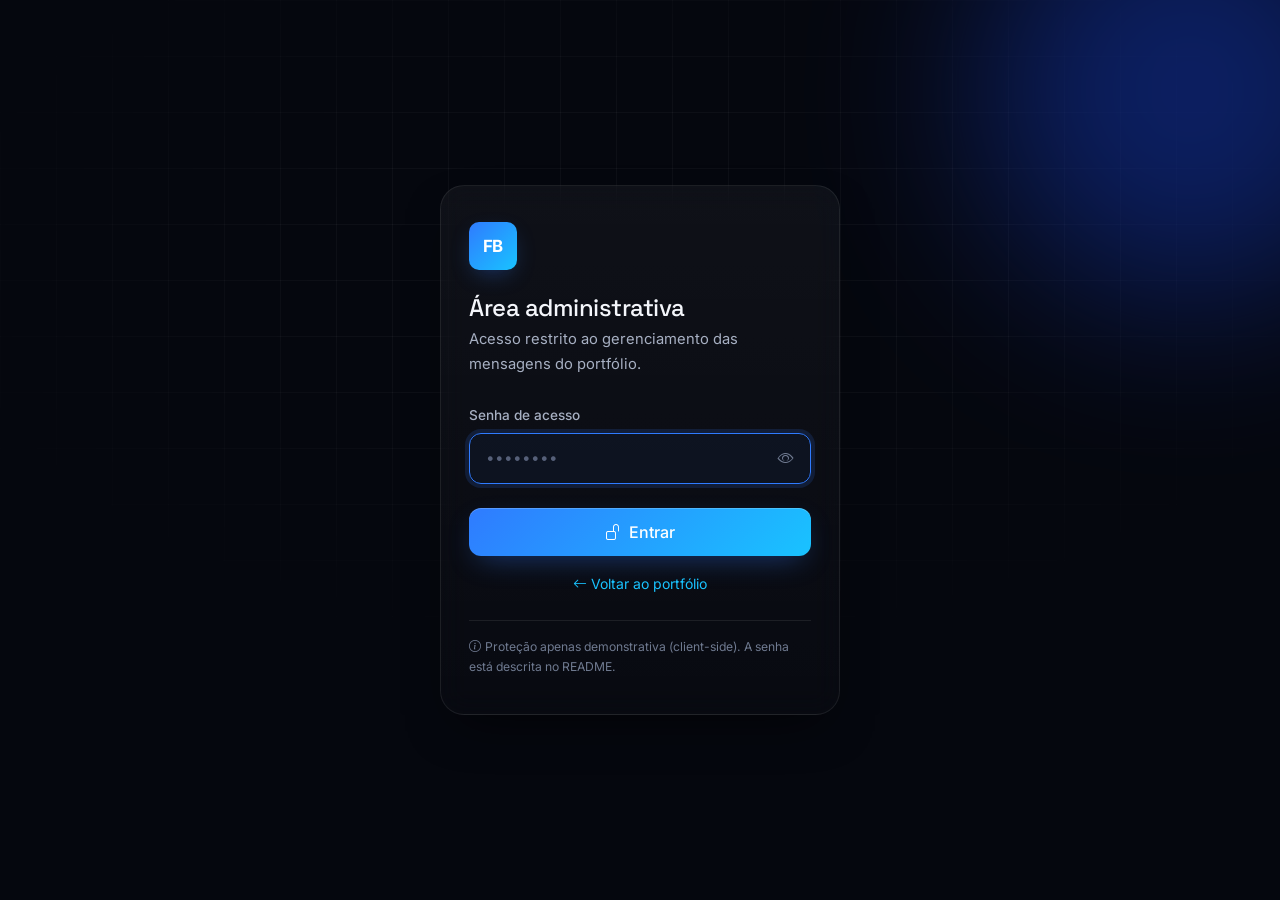
<file: portfolio-felipe (2)/portfolio-felipe/pages/admin.html>
<!DOCTYPE html>
<html lang="pt-BR">
<head>
  <meta charset="UTF-8">
  <meta name="viewport" content="width=device-width, initial-scale=1">
  <title>Painel administrativo | Portfólio Felipe Barsotti</title>
  <!-- Página oculta: não deve aparecer em buscadores -->
  <meta name="robots" content="noindex, nofollow">
  <meta name="theme-color" content="#05070e">
  <link rel="icon" href="../assets/icons/favicon.svg" type="image/svg+xml">
  <link rel="stylesheet" href="../assets/vendor/bootstrap/bootstrap.min.css">
  <link rel="stylesheet" href="../assets/vendor/bootstrap-icons/bootstrap-icons.min.css">
  <link rel="stylesheet" href="../css/style.css">
  <link rel="stylesheet" href="../css/admin.css">
</head>
<body class="admin-body">

  <!-- =========================================================
       TELA DE ACESSO
       Aviso: a senha fica no JavaScript do navegador, portanto NÃO é
       uma proteção real. Serve apenas para o requisito acadêmico de
       "acesso oculto". Veja o README para detalhes.
       ========================================================= -->
  <section class="gate" id="gate" aria-labelledby="gateTitle">
    <div class="bg-grid"></div>
    <div class="glow glow--1"></div>
    <form class="glass gate__card" id="gateForm" novalidate>
      <span class="brand__mark mb-4" style="width:48px;height:48px;font-size:1.05rem">FB</span>
      <h1 class="h4 mb-1" id="gateTitle">Área administrativa</h1>
      <p class="mb-4" style="font-size:.92rem">Acesso restrito ao gerenciamento das mensagens do portfólio.</p>
      <label class="form-label" for="gatePassword">Senha de acesso</label>
      <div class="input-group-pw">
        <input class="form-control" type="password" id="gatePassword" autocomplete="current-password" placeholder="••••••••" required>
        <button class="pw-toggle" type="button" id="pwToggle" aria-label="Mostrar senha"><i class="bi bi-eye"></i></button>
      </div>
      <div class="invalid-feedback d-block mt-2" id="gateError" role="alert"></div>
      <button class="btn btn-accent w-100 mt-3" type="submit"><i class="bi bi-unlock me-2"></i>Entrar</button>
      <a class="d-block text-center mt-3 small" href="../index.html"><i class="bi bi-arrow-left me-1"></i>Voltar ao portfólio</a>
      <p class="gate__note"><i class="bi bi-info-circle me-1"></i>Proteção apenas demonstrativa (client-side). A senha está descrita no README.</p>
    </form>
  </section>

  <!-- =========================================================
       PAINEL
       ========================================================= -->
  <div class="admin d-none" id="adminApp">
    <!-- Sidebar (desktop) / offcanvas (mobile) -->
    <aside class="offcanvas-lg offcanvas-start admin-sidebar" tabindex="-1" id="adminSidebar" aria-label="Menu do painel">
      <div class="admin-sidebar__inner">
        <div class="d-flex align-items-center justify-content-between mb-4">
          <a class="brand" href="../index.html"><span class="brand__mark">FB</span><span>admin<span class="brand__dot">.</span>panel</span></a>
          <button type="button" class="btn-close btn-close-white d-lg-none" data-bs-dismiss="offcanvas" data-bs-target="#adminSidebar" aria-label="Fechar"></button>
        </div>

        <span class="side-label">Gerenciar</span>
        <nav class="side-nav">
          <a href="#dashboard" class="active"><i class="bi bi-grid-1x2"></i> Dashboard</a>
          <a href="#mensagens"><i class="bi bi-inbox"></i> Mensagens <span class="side-count" id="sideCount">0</span></a>
          <button type="button" data-action="novo"><i class="bi bi-plus-circle"></i> Nova mensagem</button>
        </nav>

        <span class="side-label">Dados (JSON)</span>
        <nav class="side-nav">
          <button type="button" data-action="ver-json"><i class="bi bi-braces"></i> Ver JSON</button>
          <button type="button" data-action="exportar"><i class="bi bi-download"></i> Exportar JSON</button>
          <button type="button" data-action="restaurar"><i class="bi bi-arrow-counterclockwise"></i> Restaurar 20 registros</button>
        </nav>

        <div class="mt-auto pt-4">
          <div class="storage-info">
            <small class="mono">localStorage</small>
            <code id="storageKey">—</code>
            <small id="storageSize">—</small>
          </div>
          <nav class="side-nav mt-3">
            <a href="../index.html"><i class="bi bi-box-arrow-up-left"></i> Ver portfólio</a>
            <button type="button" data-action="sair"><i class="bi bi-box-arrow-right"></i> Sair</button>
          </nav>
        </div>
      </div>
    </aside>

    <div class="admin-main">
      <!-- Topbar -->
      <header class="admin-top">
        <button class="nav-toggle d-lg-none" type="button" data-bs-toggle="offcanvas" data-bs-target="#adminSidebar" aria-controls="adminSidebar" aria-label="Abrir menu"><i class="bi bi-list"></i></button>
        <div>
          <h1 class="h4 mb-0">Painel de mensagens</h1>
          <small class="text-muted-3" id="todayLabel"></small>
        </div>
        <button class="btn btn-accent btn-sm ms-auto d-inline-flex align-items-center gap-2" type="button" data-action="novo">
          <i class="bi bi-plus-lg"></i><span class="d-none d-sm-inline">Nova mensagem</span>
        </button>
      </header>

      <main class="admin-content">
        <!-- Dashboard -->
        <section id="dashboard" aria-label="Resumo">
          <div class="stats-grid">
            <div class="glass stat">
              <div class="stat__icon"><i class="bi bi-inbox"></i></div>
              <span class="stat__label">Total de mensagens</span>
              <strong class="stat__value" id="statTotal">0</strong>
              <small class="stat__hint">Registros no LocalStorage</small>
            </div>
            <div class="glass stat">
              <div class="stat__icon stat__icon--new"><i class="bi bi-envelope-exclamation"></i></div>
              <span class="stat__label">Não lidas</span>
              <strong class="stat__value" id="statNovas">0</strong>
              <small class="stat__hint">Com status “nova”</small>
            </div>
            <div class="glass stat">
              <div class="stat__icon stat__icon--week"><i class="bi bi-calendar-week"></i></div>
              <span class="stat__label">Últimos 7 dias</span>
              <strong class="stat__value" id="statSemana">0</strong>
              <small class="stat__hint">Recebidas na semana</small>
            </div>
            <div class="glass stat">
              <div class="stat__icon stat__icon--form"><i class="bi bi-ui-checks"></i></div>
              <span class="stat__label">Pelo formulário</span>
              <strong class="stat__value" id="statForm">0</strong>
              <small class="stat__hint" id="statEmail">—</small>
            </div>
          </div>

          <div class="row g-4 mt-1">
            <div class="col-xl-7">
              <div class="glass panel h-100">
                <div class="panel__head">
                  <h2 class="h6 mb-0"><i class="bi bi-clock-history me-2"></i>Mensagens recentes</h2>
                  <a href="#mensagens" class="small">Ver todas</a>
                </div>
                <ul class="recent-list" id="recentList"></ul>
              </div>
            </div>
            <div class="col-xl-5">
              <div class="glass panel h-100">
                <div class="panel__head">
                  <h2 class="h6 mb-0"><i class="bi bi-bar-chart me-2"></i>Por status</h2>
                </div>
                <div class="status-bars" id="statusBars"></div>
                <div class="panel__head mt-3 pt-3 border-top" style="border-color:var(--border)!important">
                  <h2 class="h6 mb-0"><i class="bi bi-diagram-2 me-2"></i>Por origem</h2>
                </div>
                <div class="status-bars" id="origemBars"></div>
              </div>
            </div>
          </div>
        </section>

        <!-- Tabela de mensagens -->
        <section id="mensagens" class="glass panel mt-4" aria-labelledby="mensagensTitle">
          <div class="panel__head flex-wrap gap-2">
            <h2 class="h6 mb-0" id="mensagensTitle"><i class="bi bi-table me-2"></i>Registros</h2>
            <small class="text-muted-3" id="resultInfo"></small>
          </div>

          <div class="toolbar">
            <div class="search">
              <i class="bi bi-search"></i>
              <input class="form-control" type="search" id="busca" placeholder="Pesquisar por nome, e-mail, assunto ou mensagem…" aria-label="Pesquisar mensagens">
            </div>
            <select class="form-select" id="filtroStatus" aria-label="Filtrar por status">
              <option value="">Todos os status</option>
              <option value="nova">Novas</option>
              <option value="lida">Lidas</option>
              <option value="respondida">Respondidas</option>
            </select>
            <select class="form-select" id="filtroOrigem" aria-label="Filtrar por origem">
              <option value="">Todas as origens</option>
              <option value="formulario">Formulário do site</option>
              <option value="admin">Criadas no painel</option>
              <option value="teste">Registros de teste</option>
            </select>
            <select class="form-select" id="filtroPeriodo" aria-label="Filtrar por período">
              <option value="">Qualquer data</option>
              <option value="1">Hoje</option>
              <option value="7">Últimos 7 dias</option>
              <option value="30">Últimos 30 dias</option>
            </select>
            <select class="form-select" id="ordenacao" aria-label="Ordenar">
              <option value="recentes">Mais recentes</option>
              <option value="antigas">Mais antigas</option>
              <option value="nome">Nome (A-Z)</option>
            </select>
            <button class="btn btn-ghost btn-sm" type="button" id="limparFiltros" title="Limpar filtros"><i class="bi bi-x-lg"></i><span class="d-xl-none ms-1">Limpar</span></button>
          </div>

          <div class="table-responsive">
            <table class="table admin-table align-middle mb-0">
              <thead>
                <tr>
                  <th scope="col">Remetente</th>
                  <th scope="col">Assunto</th>
                  <th scope="col" class="d-none d-xxl-table-cell">Data</th>
                  <th scope="col">Status</th>
                  <th scope="col" class="text-end">Ações</th>
                </tr>
              </thead>
              <tbody id="tabela"></tbody>
            </table>
          </div>
          <div class="empty d-none" id="vazio">
            <i class="bi bi-inbox"></i>
            <p class="mb-0">Nenhuma mensagem encontrada com esses filtros.</p>
          </div>

          <nav class="pager" aria-label="Paginação" id="paginacao"></nav>
        </section>
      </main>
    </div>
  </div>

  <!-- Modal: visualizar -->
  <div class="modal fade modal-dark" id="modalVer" tabindex="-1" aria-labelledby="modalVerTitulo" aria-hidden="true">
    <div class="modal-dialog modal-lg modal-dialog-centered modal-dialog-scrollable">
      <div class="modal-content">
        <div class="modal-header">
          <h5 class="modal-title" id="modalVerTitulo">Mensagem</h5>
          <button type="button" class="btn-close" data-bs-dismiss="modal" aria-label="Fechar"></button>
        </div>
        <div class="modal-body" id="modalVerCorpo"></div>
        <div class="modal-footer justify-content-between flex-wrap gap-2">
          <div class="d-flex gap-2 flex-wrap">
            <a class="btn btn-ghost btn-sm" id="btnResponder" href="#"><i class="bi bi-reply me-1"></i>Responder</a>
            <select class="form-select form-select-sm w-auto" id="verStatus" aria-label="Alterar status">
              <option value="nova">Nova</option>
              <option value="lida">Lida</option>
              <option value="respondida">Respondida</option>
            </select>
          </div>
          <div class="d-flex gap-2">
            <button class="btn btn-ghost btn-sm" type="button" id="btnVerEditar"><i class="bi bi-pencil me-1"></i>Editar</button>
            <button class="btn btn-danger-soft btn-sm" type="button" id="btnVerExcluir"><i class="bi bi-trash me-1"></i>Excluir</button>
          </div>
        </div>
      </div>
    </div>
  </div>

  <!-- Modal: criar / editar -->
  <div class="modal fade modal-dark" id="modalForm" tabindex="-1" aria-labelledby="modalFormTitulo" aria-hidden="true">
    <div class="modal-dialog modal-lg modal-dialog-centered modal-dialog-scrollable">
      <form class="modal-content" id="formRegistro" novalidate>
        <div class="modal-header">
          <h5 class="modal-title" id="modalFormTitulo">Nova mensagem</h5>
          <button type="button" class="btn-close" data-bs-dismiss="modal" aria-label="Fechar"></button>
        </div>
        <div class="modal-body">
          <input type="hidden" id="regId">
          <div class="row g-3">
            <div class="col-md-6">
              <label class="form-label" for="regNome">Nome <span class="req">*</span></label>
              <input class="form-control" id="regNome" name="nome" maxlength="80" required>
              <div class="invalid-feedback" id="regNome-erro"></div>
            </div>
            <div class="col-md-6">
              <label class="form-label" for="regEmail">E-mail <span class="req">*</span></label>
              <input class="form-control" id="regEmail" name="email" type="email" maxlength="120" required>
              <div class="invalid-feedback" id="regEmail-erro"></div>
            </div>
            <div class="col-md-8">
              <label class="form-label" for="regAssunto">Assunto <span class="req">*</span></label>
              <input class="form-control" id="regAssunto" name="assunto" maxlength="120" required>
              <div class="invalid-feedback" id="regAssunto-erro"></div>
            </div>
            <div class="col-md-4">
              <label class="form-label" for="regStatus">Status</label>
              <select class="form-select" id="regStatus" name="status">
                <option value="nova">Nova</option>
                <option value="lida">Lida</option>
                <option value="respondida">Respondida</option>
              </select>
            </div>
            <div class="col-12">
              <label class="form-label" for="regMensagem">Mensagem <span class="req">*</span></label>
              <textarea class="form-control" id="regMensagem" name="mensagem" rows="6" maxlength="2000" required></textarea>
              <div class="invalid-feedback" id="regMensagem-erro"></div>
            </div>
          </div>
          <p class="small text-muted-3 mt-3 mb-0" id="regMeta"></p>
        </div>
        <div class="modal-footer">
          <button type="button" class="btn btn-ghost btn-sm" data-bs-dismiss="modal">Cancelar</button>
          <button type="submit" class="btn btn-accent btn-sm" id="regSalvar"><i class="bi bi-check2 me-1"></i>Salvar</button>
        </div>
      </form>
    </div>
  </div>

  <!-- Modal: confirmar exclusão -->
  <div class="modal fade modal-dark" id="modalExcluir" tabindex="-1" aria-labelledby="modalExcluirTitulo" aria-hidden="true">
    <div class="modal-dialog modal-dialog-centered">
      <div class="modal-content">
        <div class="modal-body text-center p-4">
          <div class="danger-icon mb-3"><i class="bi bi-trash3"></i></div>
          <h5 id="modalExcluirTitulo">Excluir esta mensagem?</h5>
          <p class="mb-0" id="excluirTexto">Esta ação não pode ser desfeita.</p>
        </div>
        <div class="modal-footer justify-content-center">
          <button type="button" class="btn btn-ghost btn-sm" data-bs-dismiss="modal">Cancelar</button>
          <button type="button" class="btn btn-danger-solid btn-sm" id="confirmarExcluir"><i class="bi bi-trash me-1"></i>Sim, excluir</button>
        </div>
      </div>
    </div>
  </div>

  <!-- Modal: confirmar restauração -->
  <div class="modal fade modal-dark" id="modalRestaurar" tabindex="-1" aria-labelledby="modalRestaurarTitulo" aria-hidden="true">
    <div class="modal-dialog modal-dialog-centered">
      <div class="modal-content">
        <div class="modal-body text-center p-4">
          <div class="danger-icon mb-3" style="color:var(--warning);background:rgba(245,181,68,.1);border-color:rgba(245,181,68,.3)"><i class="bi bi-arrow-counterclockwise"></i></div>
          <h5 id="modalRestaurarTitulo">Restaurar os 20 registros de teste?</h5>
          <p class="mb-0">Todas as mensagens atuais serão apagadas e substituídas pelos 20 registros de teste.</p>
        </div>
        <div class="modal-footer justify-content-center">
          <button type="button" class="btn btn-ghost btn-sm" data-bs-dismiss="modal">Cancelar</button>
          <button type="button" class="btn btn-accent btn-sm" id="confirmarRestaurar">Restaurar</button>
        </div>
      </div>
    </div>
  </div>

  <!-- Modal: JSON -->
  <div class="modal fade modal-dark" id="modalJson" tabindex="-1" aria-labelledby="modalJsonTitulo" aria-hidden="true">
    <div class="modal-dialog modal-xl modal-dialog-centered modal-dialog-scrollable">
      <div class="modal-content">
        <div class="modal-header">
          <h5 class="modal-title" id="modalJsonTitulo"><i class="bi bi-braces me-2"></i>Registros em JSON</h5>
          <button type="button" class="btn-close" data-bs-dismiss="modal" aria-label="Fechar"></button>
        </div>
        <div class="modal-body p-0"><pre class="json-view" id="jsonView"></pre></div>
        <div class="modal-footer">
          <button type="button" class="btn btn-ghost btn-sm" id="copiarJson"><i class="bi bi-clipboard me-1"></i>Copiar</button>
          <button type="button" class="btn btn-accent btn-sm" data-action="exportar"><i class="bi bi-download me-1"></i>Baixar .json</button>
        </div>
      </div>
    </div>
  </div>

  <!-- Toasts de feedback -->
  <div class="toast-container position-fixed bottom-0 end-0 p-3" id="toasts" aria-live="polite" aria-atomic="true"></div>

  <script src="../assets/vendor/bootstrap/bootstrap.bundle.min.js"></script>
  <script src="../js/storage.js"></script>
  <script src="../js/admin.js"></script>
</body>
</html>
</file>
<file: portfolio-felipe (2)/portfolio-felipe/css/style.css>
/* ==========================================================================
   Portfólio — Felipe Barsotti Prado de Carvalho
   Tema: Dark Premium | Metodologia: Mobile First
   --------------------------------------------------------------------------
   Sumário
   01. Fontes locais
   02. Variáveis (design tokens)
   03. Base e tipografia
   04. Utilitários e componentes genéricos
   05. Navbar
   06. Hero
   07. Sobre / Skills
   08. Áreas do Conhecimento
   09. Tendências Tecnológicas
   10. Projetos
   11. Contato
   12. Footer, toasts e modais
   13. Animações de entrada
   14. Media queries (tablet → desktop)
   ========================================================================== */

/* 01. Fontes locais ------------------------------------------------------- */
@font-face {
  font-family: 'Inter';
  src: url('../assets/vendor/fonts/inter-latin-wght-normal.woff2') format('woff2');
  font-weight: 100 900;
  font-display: swap;
}
@font-face {
  font-family: 'Space Grotesk';
  src: url('../assets/vendor/fonts/space-grotesk-latin-wght-normal.woff2') format('woff2');
  font-weight: 300 700;
  font-display: swap;
}
@font-face {
  font-family: 'JetBrains Mono';
  src: url('../assets/vendor/fonts/jetbrains-mono-latin-400-normal.woff2') format('woff2');
  font-weight: 400;
  font-display: swap;
}
@font-face {
  font-family: 'JetBrains Mono';
  src: url('../assets/vendor/fonts/jetbrains-mono-latin-500-normal.woff2') format('woff2');
  font-weight: 500;
  font-display: swap;
}

/* 02. Variáveis ----------------------------------------------------------- */
:root {
  --bg: #05070e;
  --bg-2: #080c18;
  --bg-3: #0c1222;
  --surface: rgba(255, 255, 255, 0.028);
  --surface-2: rgba(255, 255, 255, 0.05);
  --surface-solid: #0d1324;
  --border: rgba(255, 255, 255, 0.08);
  --border-strong: rgba(255, 255, 255, 0.14);

  --text: #f4f6fb;
  --text-2: #a7b0c3;
  --text-3: #6f7a90;

  --accent: #2f7bff;
  --accent-2: #19c3ff;
  --accent-soft: rgba(47, 123, 255, 0.12);
  --accent-glow: rgba(47, 123, 255, 0.45);
  --gradient: linear-gradient(135deg, #2f7bff 0%, #19c3ff 100%);

  --success: #22c55e;
  --warning: #f5b544;
  --danger: #f05252;

  --font-body: 'Inter', system-ui, -apple-system, 'Segoe UI', Roboto, sans-serif;
  --font-display: 'Space Grotesk', 'Inter', system-ui, sans-serif;
  --font-mono: 'JetBrains Mono', ui-monospace, 'SFMono-Regular', Menlo, Consolas, monospace;

  --radius-sm: 10px;
  --radius: 16px;
  --radius-lg: 24px;
  --shadow: 0 20px 50px -20px rgba(0, 0, 0, 0.7);
  --nav-h: 68px;
  --ease: cubic-bezier(0.22, 1, 0.36, 1);

  /* Ajustes das variáveis do Bootstrap para o tema escuro */
  --bs-body-bg: var(--bg);
  --bs-body-color: var(--text);
  --bs-border-color: var(--border);
  --bs-primary: var(--accent);
  --bs-primary-rgb: 47, 123, 255;
  --bs-link-color: var(--accent-2);
  --bs-link-hover-color: #7fdcff;
}

/* 03. Base e tipografia --------------------------------------------------- */
*,
*::before,
*::after { box-sizing: border-box; }

html {
  scroll-behavior: smooth;
  scroll-padding-top: calc(var(--nav-h) + 12px);
  -webkit-text-size-adjust: 100%;
}

body {
  font-family: var(--font-body);
  background: var(--bg);
  color: var(--text);
  font-size: 1rem;
  line-height: 1.7;
  overflow-x: hidden;
  -webkit-font-smoothing: antialiased;
  text-rendering: optimizeLegibility;
}

h1, h2, h3, h4, h5, h6 {
  font-family: var(--font-display);
  color: var(--text);
  letter-spacing: -0.02em;
  line-height: 1.15;
  font-weight: 600;
}

p { color: var(--text-2); }
strong { color: var(--text); font-weight: 600; }
a { color: var(--accent-2); text-decoration: none; transition: color .2s var(--ease); }
a:hover { color: #7fdcff; }
img { max-width: 100%; height: auto; display: block; }
::selection { background: var(--accent); color: #fff; }

:focus-visible {
  outline: 2px solid var(--accent-2);
  outline-offset: 3px;
  border-radius: 6px;
}

.skip-link {
  position: absolute;
  left: 1rem;
  top: -60px;
  z-index: 2000;
  padding: .6rem 1rem;
  background: var(--accent);
  color: #fff;
  border-radius: var(--radius-sm);
  transition: top .2s;
}
.skip-link:focus { top: 1rem; color: #fff; }

/* Barra de rolagem discreta */
::-webkit-scrollbar { width: 10px; height: 10px; }
::-webkit-scrollbar-track { background: var(--bg); }
::-webkit-scrollbar-thumb { background: #1b2337; border-radius: 10px; border: 2px solid var(--bg); }
::-webkit-scrollbar-thumb:hover { background: #26314c; }

/* 04. Utilitários e componentes genéricos -------------------------------- */
.section {
  position: relative;
  padding: 5rem 0;
}
.section--alt { background: var(--bg-2); }
.section--border { border-top: 1px solid var(--border); }

.eyebrow {
  display: inline-flex;
  align-items: center;
  gap: .55rem;
  font-family: var(--font-mono);
  font-size: .78rem;
  font-weight: 500;
  letter-spacing: .08em;
  text-transform: uppercase;
  color: var(--accent-2);
  margin-bottom: 1rem;
}
.eyebrow::before {
  content: '';
  width: 22px;
  height: 1px;
  background: var(--gradient);
}

.section-title {
  font-size: clamp(1.9rem, 5vw, 2.9rem);
  margin-bottom: 1rem;
}
.section-lead {
  font-size: 1.05rem;
  max-width: 640px;
  color: var(--text-2);
}

.text-gradient {
  background: var(--gradient);
  -webkit-background-clip: text;
  background-clip: text;
  color: transparent;
}
.text-muted-2 { color: var(--text-2) !important; }
.text-muted-3 { color: var(--text-3) !important; }
.mono { font-family: var(--font-mono); }

/* Cartão com efeito glass moderado */
.glass {
  background: linear-gradient(180deg, rgba(255,255,255,.045), rgba(255,255,255,.015));
  border: 1px solid var(--border);
  border-radius: var(--radius);
  backdrop-filter: blur(14px);
  -webkit-backdrop-filter: blur(14px);
}

.card-hover {
  transition: transform .45s var(--ease), border-color .3s, box-shadow .45s var(--ease), background .3s;
}
.card-hover:hover {
  transform: translateY(-4px);
  border-color: rgba(47, 123, 255, .35);
  box-shadow: 0 24px 50px -24px rgba(47, 123, 255, .35);
}

/* Botões */
.btn {
  --bs-btn-font-weight: 500;
  font-family: var(--font-body);
  border-radius: 12px;
  padding: .75rem 1.35rem;
  transition: transform .25s var(--ease), box-shadow .3s var(--ease), background .25s, border-color .25s, color .25s;
}
.btn:active { transform: scale(.98); }

.btn-accent {
  color: #fff;
  background: var(--gradient);
  border: 0;
  box-shadow: 0 10px 30px -10px var(--accent-glow), inset 0 1px 0 rgba(255,255,255,.2);
}
.btn-accent:hover,
.btn-accent:focus-visible {
  color: #fff;
  transform: translateY(-2px);
  box-shadow: 0 16px 40px -12px var(--accent-glow), inset 0 1px 0 rgba(255,255,255,.25);
}
.btn-accent:disabled { opacity: .7; color: #fff; }

.btn-ghost {
  color: var(--text);
  background: var(--surface-2);
  border: 1px solid var(--border-strong);
}
.btn-ghost:hover,
.btn-ghost:focus-visible {
  color: #fff;
  background: rgba(255,255,255,.08);
  border-color: rgba(255,255,255,.25);
  transform: translateY(-2px);
}
.btn-sm { padding: .5rem .95rem; font-size: .88rem; border-radius: 10px; }

/* Etiquetas de tecnologia */
.tag {
  display: inline-flex;
  align-items: center;
  gap: .4rem;
  padding: .32rem .7rem;
  font-size: .8rem;
  font-weight: 500;
  color: var(--text-2);
  background: var(--surface-2);
  border: 1px solid var(--border);
  border-radius: 999px;
  white-space: nowrap;
}
.tag i { color: var(--accent-2); }
.tag--accent { color: #cfe0ff; background: var(--accent-soft); border-color: rgba(47,123,255,.3); }

.icon-box {
  width: 48px;
  height: 48px;
  flex: 0 0 48px;
  display: grid;
  place-items: center;
  border-radius: 14px;
  font-size: 1.3rem;
  color: var(--accent-2);
  background: linear-gradient(135deg, rgba(47,123,255,.18), rgba(25,195,255,.06));
  border: 1px solid rgba(47,123,255,.25);
}

/* Fundo em grade + brilhos */
.bg-grid {
  position: absolute;
  inset: 0;
  pointer-events: none;
  background-image:
    linear-gradient(rgba(255,255,255,.035) 1px, transparent 1px),
    linear-gradient(90deg, rgba(255,255,255,.035) 1px, transparent 1px);
  background-size: 56px 56px;
  -webkit-mask-image: radial-gradient(ellipse 80% 60% at 50% 30%, #000 30%, transparent 75%);
  mask-image: radial-gradient(ellipse 80% 60% at 50% 30%, #000 30%, transparent 75%);
}
.glow {
  position: absolute;
  border-radius: 50%;
  filter: blur(90px);
  pointer-events: none;
  opacity: .55;
}
.glow--1 { width: 420px; height: 420px; background: #1a4dff; top: -120px; right: -120px; opacity: .35; }
.glow--2 { width: 320px; height: 320px; background: #00a3ff; bottom: -80px; left: -140px; opacity: .2; }

/* 05. Navbar -------------------------------------------------------------- */
.site-nav {
  position: fixed;
  top: 0;
  left: 0;
  right: 0;
  z-index: 1030;
  height: var(--nav-h);
  display: flex;
  align-items: center;
  transition: transform .45s var(--ease), background .3s, border-color .3s, backdrop-filter .3s;
  border-bottom: 1px solid transparent;
}
.site-nav.is-scrolled {
  background: rgba(5, 7, 14, .72);
  backdrop-filter: saturate(160%) blur(16px);
  -webkit-backdrop-filter: saturate(160%) blur(16px);
  border-bottom-color: var(--border);
}
.site-nav.is-hidden { transform: translateY(-100%); }

.brand {
  display: inline-flex;
  align-items: center;
  gap: .65rem;
  color: var(--text);
  font-family: var(--font-display);
  font-weight: 600;
  font-size: 1.05rem;
}
.brand:hover { color: var(--text); }
.brand__mark {
  width: 36px;
  height: 36px;
  display: grid;
  place-items: center;
  border-radius: 10px;
  background: var(--gradient);
  color: #fff;
  font-size: .9rem;
  font-weight: 700;
  letter-spacing: -.02em;
  box-shadow: 0 8px 24px -8px var(--accent-glow);
}
.brand__dot { color: var(--accent-2); }

.nav-toggle {
  width: 42px;
  height: 42px;
  display: grid;
  place-items: center;
  border-radius: 12px;
  border: 1px solid var(--border-strong);
  background: var(--surface-2);
  color: var(--text);
  font-size: 1.35rem;
}

/* Menu mobile (offcanvas do Bootstrap) */
.offcanvas.nav-offcanvas {
  --bs-offcanvas-width: min(86vw, 340px);
  --bs-offcanvas-bg: #070b16;
  --bs-offcanvas-color: var(--text);
  border-left: 1px solid var(--border) !important;
}
.nav-offcanvas .btn-close { filter: invert(1) grayscale(1) brightness(2); }
.nav-offcanvas .nav-link { font-size: 1.05rem; padding: .7rem 0; }
.nav-offcanvas .sub-links { padding-left: 1rem; border-left: 1px solid var(--border); margin: .1rem 0 .5rem .2rem; }
.nav-offcanvas .sub-links .nav-link { font-size: .92rem; padding: .35rem 0; color: var(--text-3); }

.site-nav .nav-link,
.nav-offcanvas .nav-link {
  color: var(--text-2);
  font-weight: 500;
  font-size: .92rem;
  position: relative;
  transition: color .2s;
}
.site-nav .nav-link:hover,
.nav-offcanvas .nav-link:hover,
.site-nav .nav-link.active,
.nav-offcanvas .nav-link.active { color: var(--text); }

.desktop-links { display: none; }

.dropdown-menu.dropdown-dark-glass {
  --bs-dropdown-bg: rgba(10, 14, 27, .96);
  --bs-dropdown-border-color: var(--border-strong);
  --bs-dropdown-link-color: var(--text-2);
  --bs-dropdown-link-hover-color: var(--text);
  --bs-dropdown-link-hover-bg: var(--surface-2);
  --bs-dropdown-link-active-bg: var(--accent-soft);
  --bs-dropdown-link-active-color: var(--text);
  border-radius: 14px;
  padding: .5rem;
  backdrop-filter: blur(16px);
  box-shadow: var(--shadow);
  min-width: 15rem;
}
.dropdown-dark-glass .dropdown-item {
  border-radius: 9px;
  padding: .55rem .75rem;
  font-size: .9rem;
  display: flex;
  align-items: center;
  gap: .6rem;
}
.dropdown-dark-glass .dropdown-item i { color: var(--accent-2); }

.progress-bar-top {
  position: absolute;
  left: 0;
  bottom: -1px;
  height: 2px;
  width: 0;
  background: var(--gradient);
  box-shadow: 0 0 12px var(--accent-glow);
}

/* 06. Hero ---------------------------------------------------------------- */
.hero {
  position: relative;
  padding: calc(var(--nav-h) + 3rem) 0 4.5rem;
  overflow: hidden;
  isolation: isolate;
}
.hero .bg-grid,
.hero .glow { z-index: -1; }

.status-pill {
  display: inline-flex;
  align-items: center;
  gap: .55rem;
  padding: .4rem .9rem .4rem .7rem;
  font-size: .82rem;
  color: var(--text-2);
  border-radius: 999px;
  background: var(--surface-2);
  border: 1px solid var(--border);
  margin-bottom: 1.5rem;
}
.status-pill .dot {
  width: 8px;
  height: 8px;
  border-radius: 50%;
  background: var(--success);
  box-shadow: 0 0 0 0 rgba(34,197,94,.6);
  animation: pulse 2.2s infinite;
}
@keyframes pulse {
  0% { box-shadow: 0 0 0 0 rgba(34,197,94,.55); }
  70% { box-shadow: 0 0 0 8px rgba(34,197,94,0); }
  100% { box-shadow: 0 0 0 0 rgba(34,197,94,0); }
}

.hero__title {
  font-size: clamp(2.2rem, 8.5vw, 4.4rem);
  font-weight: 700;
  letter-spacing: -0.035em;
  margin-bottom: 1.1rem;
}
.hero__title .surname { display: block; color: var(--text-2); font-weight: 500; }
.hero__role {
  font-family: var(--font-mono);
  font-size: .95rem;
  color: var(--accent-2);
  margin-bottom: 1.25rem;
  min-height: 1.6em;
}
.hero__role .cursor {
  display: inline-block;
  width: 9px;
  height: 1.05em;
  vertical-align: -0.15em;
  margin-left: 2px;
  background: var(--accent-2);
  animation: blink 1s steps(1) infinite;
}
@keyframes blink { 50% { opacity: 0; } }

.hero__text {
  font-size: 1.08rem;
  max-width: 560px;
  margin-bottom: 2rem;
}

.hero__meta {
  display: grid;
  grid-template-columns: repeat(3, minmax(0, 1fr));
  gap: .75rem;
  margin-top: 2.5rem;
  max-width: 520px;
}
.meta-item {
  padding: .9rem 1rem;
  border-radius: 14px;
  background: var(--surface);
  border: 1px solid var(--border);
}
.meta-item__label {
  display: block;
  font-family: var(--font-mono);
  font-size: .68rem;
  text-transform: uppercase;
  letter-spacing: .08em;
  color: var(--text-3);
}
.meta-item__value {
  display: block;
  font-family: var(--font-display);
  font-weight: 600;
  font-size: 1rem;
  color: var(--text);
  line-height: 1.3;
  margin-top: .15rem;
}

/* Foto com tratamento visual */
.portrait {
  position: relative;
  width: min(100%, 380px);
  margin: 3rem auto 0;
}
.portrait__frame {
  position: relative;
  border-radius: 28px;
  padding: 1px;
  background: linear-gradient(160deg, rgba(47,123,255,.9), rgba(25,195,255,.25) 40%, rgba(255,255,255,.06) 70%);
  box-shadow: 0 40px 80px -30px rgba(47,123,255,.45);
}
.portrait__inner {
  position: relative;
  border-radius: 27px;
  overflow: hidden;
  background: #0b1020;
  aspect-ratio: 4 / 5;
}
.portrait__inner img {
  width: 100%;
  height: 100%;
  object-fit: cover;
  object-position: 50% 40%;
  /* Tratamento leve: só contraste/brilho, sem alterar a identidade */
  filter: contrast(1.04) saturate(.95) brightness(.94);
  transition: transform 1.2s var(--ease), filter .6s;
}
.portrait:hover .portrait__inner img { transform: scale(1.03); filter: contrast(1.06) saturate(1) brightness(.97); }
.portrait__inner::after {
  /* Iluminação discreta em azul + escurecimento inferior para integrar ao tema */
  content: '';
  position: absolute;
  inset: 0;
  background:
    radial-gradient(120% 70% at 100% 0%, rgba(47,123,255,.22), transparent 55%),
    linear-gradient(180deg, rgba(5,7,14,0) 55%, rgba(5,7,14,.75) 100%);
  pointer-events: none;
}
.portrait__caption {
  position: absolute;
  left: 1rem;
  right: 1rem;
  bottom: 1rem;
  z-index: 2;
  display: flex;
  align-items: center;
  justify-content: space-between;
  gap: .5rem;
  font-family: var(--font-mono);
  font-size: .72rem;
  color: #dbe5ff;
}
.portrait__float {
  position: absolute;
  z-index: 3;
  display: flex;
  align-items: center;
  gap: .6rem;
  padding: .6rem .85rem;
  font-size: .8rem;
  color: var(--text);
  border-radius: 14px;
  background: rgba(10, 14, 27, .78);
  border: 1px solid var(--border-strong);
  backdrop-filter: blur(12px);
  -webkit-backdrop-filter: blur(12px);
  box-shadow: var(--shadow);
  animation: float 6s ease-in-out infinite;
}
.portrait__float i { color: var(--accent-2); font-size: 1rem; }
.portrait__float small { display: block; color: var(--text-3); font-size: .68rem; line-height: 1.2; }
.portrait__float strong { display: block; font-size: .82rem; line-height: 1.25; }
.portrait__float--a { top: 6%; left: -2%; }
.portrait__float--b { bottom: 16%; right: -2%; animation-delay: -3s; }
@keyframes float {
  0%, 100% { transform: translateY(0); }
  50% { transform: translateY(-8px); }
}

.tech-strip {
  display: flex;
  flex-wrap: wrap;
  gap: .5rem;
  margin-top: 1.75rem;
}
.tech-chip {
  display: inline-flex;
  align-items: center;
  gap: .5rem;
  padding: .45rem .8rem;
  font-size: .85rem;
  font-weight: 500;
  color: var(--text);
  border-radius: 10px;
  background: var(--surface-2);
  border: 1px solid var(--border);
  transition: border-color .25s, transform .25s var(--ease), background .25s;
}
.tech-chip:hover { border-color: rgba(47,123,255,.45); transform: translateY(-2px); background: var(--accent-soft); }
.tech-chip i { font-size: 1rem; }
.tech-chip .c-html { color: #ff7a45; }
.tech-chip .c-css { color: #3b9dff; }
.tech-chip .c-js { color: #f7d64a; }
.tech-chip .c-php { color: #8f9bff; }
.tech-chip .c-sql { color: #4fd1c5; }

.scroll-hint {
  display: none;
  position: absolute;
  bottom: 1.5rem;
  left: 50%;
  transform: translateX(-50%);
  color: var(--text-3);
  font-family: var(--font-mono);
  font-size: .7rem;
  letter-spacing: .1em;
  text-transform: uppercase;
  align-items: center;
  flex-direction: column;
  gap: .4rem;
}
.scroll-hint__line {
  width: 1px;
  height: 36px;
  background: linear-gradient(var(--accent-2), transparent);
  animation: scrollLine 2s var(--ease) infinite;
  transform-origin: top;
}
@keyframes scrollLine {
  0% { transform: scaleY(0); opacity: 1; }
  60% { transform: scaleY(1); opacity: 1; }
  100% { transform: scaleY(1); opacity: 0; }
}

/* 07. Sobre / Skills ----------------------------------------------------- */
.about-card { padding: 1.75rem; height: 100%; }
.about-card h3 { font-size: 1.2rem; margin-bottom: .75rem; }

.skill-list { list-style: none; padding: 0; margin: 0; display: grid; gap: .9rem; }
.skill {
  display: flex;
  align-items: center;
  gap: .9rem;
  padding: .85rem 1rem;
  border-radius: 14px;
  background: var(--surface);
  border: 1px solid var(--border);
  transition: border-color .3s, background .3s, transform .35s var(--ease);
}
.skill:hover { border-color: rgba(47,123,255,.35); background: var(--accent-soft); transform: translateX(4px); }
.skill__icon {
  width: 40px;
  height: 40px;
  flex: 0 0 40px;
  display: grid;
  place-items: center;
  border-radius: 11px;
  background: var(--surface-2);
  border: 1px solid var(--border);
  font-family: var(--font-mono);
  font-size: .72rem;
  font-weight: 500;
  color: var(--text);
}
.skill__name { font-weight: 600; color: var(--text); line-height: 1.25; }
.skill__desc { font-size: .85rem; color: var(--text-3); line-height: 1.4; }

.soft-grid { display: grid; gap: .9rem; }
.soft {
  display: flex;
  gap: 1rem;
  align-items: flex-start;
  padding: 1.1rem;
  border-radius: 14px;
  background: var(--surface);
  border: 1px solid var(--border);
}
.soft h4 { font-size: 1rem; margin: 0 0 .2rem; font-family: var(--font-body); font-weight: 600; letter-spacing: 0; }
.soft p { margin: 0; font-size: .9rem; line-height: 1.55; }

.timeline-item {
  position: relative;
  padding-left: 1.75rem;
}
.timeline-item::before {
  content: '';
  position: absolute;
  left: 5px;
  top: .45rem;
  bottom: -.25rem;
  width: 1px;
  background: linear-gradient(var(--accent), transparent);
}
.timeline-item::after {
  content: '';
  position: absolute;
  left: 0;
  top: .35rem;
  width: 11px;
  height: 11px;
  border-radius: 50%;
  background: var(--bg);
  border: 2px solid var(--accent-2);
  box-shadow: 0 0 12px var(--accent-glow);
}
.timeline-item__date { font-family: var(--font-mono); font-size: .75rem; color: var(--accent-2); }

/* 08. Áreas do Conhecimento ---------------------------------------------- */
.area {
  position: relative;
  padding: 4.5rem 0;
  border-top: 1px solid var(--border);
}
.area__number {
  font-family: var(--font-display);
  font-size: 4.5rem;
  font-weight: 700;
  line-height: 1;
  letter-spacing: -0.05em;
  color: transparent;
  -webkit-text-stroke: 1px rgba(255,255,255,.14);
  margin-bottom: 1rem;
  user-select: none;
}
.area__title {
  display: flex;
  align-items: center;
  gap: .9rem;
  font-size: clamp(1.6rem, 4.5vw, 2.2rem);
  margin-bottom: 1.25rem;
}
.area__text p { font-size: 1.02rem; }
.area__links {
  display: flex;
  flex-wrap: wrap;
  gap: .5rem;
  margin-top: 1.5rem;
}

/* Bloco de "código" ilustrativo */
.code-card {
  border-radius: var(--radius);
  background: #070a14;
  border: 1px solid var(--border);
  overflow: hidden;
  box-shadow: var(--shadow);
}
.code-card__bar {
  display: flex;
  align-items: center;
  gap: .4rem;
  padding: .75rem 1rem;
  border-bottom: 1px solid var(--border);
  background: rgba(255,255,255,.02);
}
.code-card__bar span { width: 10px; height: 10px; border-radius: 50%; background: #262f45; }
.code-card__bar em {
  margin-left: .6rem;
  font-style: normal;
  font-family: var(--font-mono);
  font-size: .74rem;
  color: var(--text-3);
}
.code-card pre {
  margin: 0;
  padding: 1.1rem 1.2rem 1.3rem;
  font-family: var(--font-mono);
  font-size: .74rem;
  line-height: 1.75;
  color: #c9d4ea;
  white-space: pre;
  overflow-x: auto;
}
.tok-c { color: #5c6a86; }
.tok-k { color: #7aa8ff; }
.tok-s { color: #7fe0b5; }
.tok-f { color: #5fd4ff; }
.tok-n { color: #ffb86b; }

.insight {
  margin-top: 1rem;
  padding: 1rem 1.1rem;
  border-radius: 14px;
  background: var(--accent-soft);
  border: 1px solid rgba(47,123,255,.25);
  font-size: .92rem;
  color: #cfe0ff;
  display: flex;
  gap: .75rem;
}
.insight i { color: var(--accent-2); font-size: 1.1rem; margin-top: .1rem; }

/* 09. Tendências ---------------------------------------------------------- */
.trend {
  position: relative;
  padding: 5rem 0;
  border-top: 1px solid var(--border);
  overflow: hidden;
}
.trend__badge {
  display: inline-flex;
  align-items: center;
  gap: .5rem;
  font-family: var(--font-mono);
  font-size: .72rem;
  letter-spacing: .08em;
  text-transform: uppercase;
  color: var(--text-3);
  margin-bottom: .9rem;
}
.trend__title { font-size: clamp(1.8rem, 5vw, 2.6rem); margin-bottom: 1rem; }
.trend__intro { font-size: 1.04rem; max-width: 620px; }

.topic-grid {
  display: grid;
  grid-template-columns: 1fr;
  gap: 1rem;
  margin-top: 2.25rem;
}
.topic {
  padding: 1.35rem;
  height: 100%;
}
.topic__head {
  display: flex;
  align-items: center;
  gap: .8rem;
  margin-bottom: .7rem;
}
.topic__head .icon-box { width: 40px; height: 40px; flex-basis: 40px; font-size: 1.05rem; border-radius: 12px; }
.topic h4 { font-size: 1.05rem; margin: 0; font-family: var(--font-body); font-weight: 600; letter-spacing: 0; }
.topic p { font-size: .92rem; line-height: 1.65; margin: 0; }
.topic ul { margin: .6rem 0 0; padding-left: 1.1rem; font-size: .9rem; color: var(--text-2); }
.topic ul li { margin-bottom: .2rem; }
.topic ul li::marker { color: var(--accent-2); }

.illustration {
  position: relative;
  border-radius: var(--radius-lg);
  padding: 1.25rem;
  background:
    radial-gradient(80% 80% at 50% 0%, rgba(47,123,255,.14), transparent 70%),
    var(--surface);
  border: 1px solid var(--border);
}
.illustration svg { width: 100%; height: auto; display: block; }
.illustration figcaption {
  margin-top: .75rem;
  font-size: .8rem;
  color: var(--text-3);
  text-align: center;
  font-family: var(--font-mono);
}

/* Tabela comparativa Edge x Cloud */
.compare {
  width: 100%;
  margin-top: 1.5rem;
  border-collapse: separate;
  border-spacing: 0;
  font-size: .9rem;
  border: 1px solid var(--border);
  border-radius: 14px;
  overflow: hidden;
}
.compare th,
.compare td { padding: .75rem .9rem; border-bottom: 1px solid var(--border); vertical-align: top; }
.compare tr:last-child td { border-bottom: 0; }
.compare thead th {
  font-family: var(--font-mono);
  font-size: .72rem;
  font-weight: 500;
  text-transform: uppercase;
  letter-spacing: .07em;
  color: var(--text-3);
  background: rgba(255,255,255,.025);
}
.compare td:first-child { color: var(--text); font-weight: 500; }
.compare td { color: var(--text-2); }
.compare .hl { color: #cfe0ff; }
.table-scroll { overflow-x: auto; -webkit-overflow-scrolling: touch; }
.table-scroll .compare { min-width: 520px; }

/* 10. Projetos ------------------------------------------------------------ */
.project-featured {
  overflow: hidden;
  border-radius: var(--radius-lg);
}
.project-featured__media {
  position: relative;
  padding: 1rem 1rem 0;
  background:
    radial-gradient(90% 90% at 50% 30%, rgba(47,123,255,.25), transparent 70%),
    #0a0f1f;
}
/* Moldura de navegador para os screenshots */
.browser {
  border-radius: 12px;
  overflow: hidden;
  border: 1px solid var(--border-strong);
  background: #0b1020;
  box-shadow: 0 -10px 40px -10px rgba(0,0,0,.6);
}
.browser__bar {
  display: flex;
  align-items: center;
  gap: .4rem;
  padding: .55rem .8rem;
  background: #111829;
  border-bottom: 1px solid var(--border);
}
.browser__bar span { width: 9px; height: 9px; border-radius: 50%; background: #2a3550; }
.browser__url {
  flex: 1;
  margin-left: .6rem;
  padding: .2rem .7rem;
  border-radius: 6px;
  background: #0a0f1d;
  font-family: var(--font-mono);
  font-size: .68rem;
  color: var(--text-3);
  white-space: nowrap;
  overflow: hidden;
  text-overflow: ellipsis;
}
.browser .carousel-item img {
  width: 100%;
  aspect-ratio: 1366 / 820;
  object-fit: cover;
  object-position: top;
}
.shots-nav {
  display: flex;
  gap: .4rem;
  justify-content: center;
  padding: .9rem 0 1rem;
  flex-wrap: wrap;
}
.shots-nav button {
  border: 1px solid var(--border);
  background: var(--surface-2);
  color: var(--text-2);
  font-size: .76rem;
  padding: .3rem .75rem;
  border-radius: 999px;
  transition: all .2s;
}
.shots-nav button.active,
.shots-nav button:hover { color: #fff; border-color: rgba(47,123,255,.5); background: var(--accent-soft); }

.project-featured__body { padding: 1.75rem; }
.project-featured__body h3 { font-size: clamp(1.6rem, 4vw, 2.1rem); }
.feature-list {
  list-style: none;
  padding: 0;
  margin: 1.25rem 0;
  display: grid;
  gap: .6rem;
}
.feature-list li {
  display: flex;
  gap: .65rem;
  font-size: .93rem;
  color: var(--text-2);
  line-height: 1.5;
}
.feature-list i { color: var(--accent-2); margin-top: .15rem; }

.badge-featured {
  display: inline-flex;
  align-items: center;
  gap: .4rem;
  font-family: var(--font-mono);
  font-size: .7rem;
  letter-spacing: .08em;
  text-transform: uppercase;
  color: #cfe0ff;
  padding: .3rem .7rem;
  border-radius: 999px;
  background: var(--accent-soft);
  border: 1px solid rgba(47,123,255,.35);
  margin-bottom: 1rem;
}

.project-card { padding: 0; overflow: hidden; height: 100%; display: flex; flex-direction: column; }
.project-card__preview {
  position: relative;
  padding: 1.1rem 1.2rem;
  min-height: 150px;
  background: #070a14;
  border-bottom: 1px solid var(--border);
  font-family: var(--font-mono);
  font-size: .76rem;
  color: var(--text-3);
}
.file-tree { list-style: none; margin: 0; padding: 0; line-height: 1.9; }
.file-tree li { display: flex; align-items: center; gap: .5rem; }
.file-tree .i-html { color: #ff7a45; }
.file-tree .i-css { color: #3b9dff; }
.file-tree .i-dir { color: var(--accent-2); }
.project-card__body { padding: 1.3rem 1.25rem 1.4rem; display: flex; flex-direction: column; flex: 1; }
.project-card__body h3 { font-size: 1.1rem; margin-bottom: .45rem; }
.project-card__body p { font-size: .9rem; line-height: 1.6; }

.github-cta {
  padding: 1.75rem;
  display: flex;
  flex-direction: column;
  gap: 1.25rem;
  align-items: flex-start;
}
.github-cta__icon {
  width: 56px;
  height: 56px;
  display: grid;
  place-items: center;
  border-radius: 16px;
  background: #fff;
  color: #0b0f1a;
  font-size: 1.8rem;
}

/* Lightbox */
.modal-dark {
  --bs-modal-bg: #0a0f1c;
  --bs-modal-color: var(--text);
  --bs-modal-border-color: var(--border-strong);
  --bs-modal-header-border-color: var(--border);
  --bs-modal-footer-border-color: var(--border);
  --bs-modal-border-radius: 20px;
}
.modal-dark .btn-close { filter: invert(1) grayscale(1) brightness(2); }
.modal-backdrop.show { opacity: .75; }
.lightbox-img { border-radius: 12px; border: 1px solid var(--border); }

/* 11. Contato ------------------------------------------------------------- */
.contact-info { padding: 1.75rem; height: 100%; }
.contact-line {
  display: flex;
  align-items: center;
  gap: 1rem;
  padding: 1rem 0;
  border-bottom: 1px solid var(--border);
  color: var(--text);
  word-break: break-word;
}
.contact-line:last-of-type { border-bottom: 0; }
.contact-line small { display: block; color: var(--text-3); font-size: .74rem; font-family: var(--font-mono); text-transform: uppercase; letter-spacing: .06em; }
.contact-line span { font-weight: 500; }
a.contact-line:hover { color: var(--accent-2); }

.contact-form { padding: 1.5rem; }
.form-label {
  font-size: .85rem;
  font-weight: 500;
  color: var(--text-2);
  margin-bottom: .4rem;
}
.form-label .req { color: var(--accent-2); }
.form-control,
.form-select {
  background-color: rgba(255,255,255,.03);
  border: 1px solid var(--border-strong);
  color: var(--text);
  border-radius: 12px;
  padding: .8rem 1rem;
  font-size: .95rem;
  transition: border-color .2s, box-shadow .2s, background-color .2s;
}
.form-control::placeholder { color: #566079; }
.form-control:focus,
.form-select:focus {
  background-color: rgba(47,123,255,.05);
  border-color: var(--accent);
  color: var(--text);
  box-shadow: 0 0 0 4px rgba(47,123,255,.15);
}
.form-select {
  --bs-form-select-bg-img: url("data:image/svg+xml,%3csvg xmlns='http://www.w3.org/2000/svg' viewBox='0 0 16 16'%3e%3cpath fill='none' stroke='%23a7b0c3' stroke-linecap='round' stroke-linejoin='round' stroke-width='2' d='m2 5 6 6 6-6'/%3e%3c/svg%3e");
}
.form-select option { background: #0d1324; color: var(--text); }
.form-control.is-invalid,
.form-select.is-invalid { border-color: var(--danger); background-image: none; padding-right: 1rem; }
.form-control.is-valid { border-color: rgba(34,197,94,.55); background-image: none; padding-right: 1rem; }
.invalid-feedback { color: #ff8a8a; font-size: .8rem; }
textarea.form-control { min-height: 150px; resize: vertical; }
.char-count { font-family: var(--font-mono); font-size: .72rem; color: var(--text-3); }
.char-count.is-limit { color: var(--warning); }

.hp-field { position: absolute !important; left: -9999px !important; width: 1px; height: 1px; overflow: hidden; }

.form-alert {
  display: none;
  gap: .75rem;
  align-items: flex-start;
  padding: .9rem 1rem;
  border-radius: 12px;
  font-size: .9rem;
  margin-bottom: 1.25rem;
  border: 1px solid;
}
.form-alert.show { display: flex; animation: fadeUp .4s var(--ease); }
.form-alert i { font-size: 1.1rem; margin-top: .05rem; }
.form-alert--success { color: #b8f5cd; background: rgba(34,197,94,.1); border-color: rgba(34,197,94,.3); }
.form-alert--warning { color: #ffe2ad; background: rgba(245,181,68,.1); border-color: rgba(245,181,68,.3); }
.form-alert--error { color: #ffc2c2; background: rgba(240,82,82,.1); border-color: rgba(240,82,82,.3); }
.form-alert p { margin: 0; color: inherit; }
.form-alert strong { color: inherit; }

@keyframes fadeUp {
  from { opacity: 0; transform: translateY(8px); }
  to { opacity: 1; transform: none; }
}

/* 12. Footer, toasts ------------------------------------------------------ */
.site-footer {
  padding: 3rem 0 2rem;
  border-top: 1px solid var(--border);
  background: var(--bg);
}
.site-footer p { font-size: .88rem; }
.footer-links { display: flex; flex-wrap: wrap; gap: .4rem 1.25rem; list-style: none; padding: 0; margin: 0; }
.footer-links a { color: var(--text-2); font-size: .88rem; }
.footer-links a:hover { color: var(--text); }
.social-btn {
  width: 40px;
  height: 40px;
  display: inline-grid;
  place-items: center;
  border-radius: 12px;
  border: 1px solid var(--border-strong);
  color: var(--text-2);
  background: var(--surface);
  transition: all .25s var(--ease);
}
.social-btn:hover { color: #fff; border-color: rgba(47,123,255,.5); background: var(--accent-soft); transform: translateY(-2px); }

.back-to-top {
  position: fixed;
  right: 1rem;
  bottom: 1rem;
  z-index: 1020;
  width: 44px;
  height: 44px;
  display: grid;
  place-items: center;
  border-radius: 14px;
  border: 1px solid var(--border-strong);
  background: rgba(10,14,27,.85);
  color: var(--text);
  backdrop-filter: blur(10px);
  opacity: 0;
  visibility: hidden;
  transform: translateY(10px);
  transition: all .35s var(--ease);
}
.back-to-top.show { opacity: 1; visibility: visible; transform: none; }
.back-to-top:hover { border-color: var(--accent); color: var(--accent-2); }

/* 13. Animações de entrada ------------------------------------------------ */
.reveal {
  opacity: 0;
  transform: translateY(24px);
  transition: opacity .9s var(--ease), transform .9s var(--ease);
  transition-delay: var(--d, 0s);
}
.reveal.is-visible { opacity: 1; transform: none; }
.no-js .reveal { opacity: 1; transform: none; }

@media (prefers-reduced-motion: reduce) {
  html { scroll-behavior: auto; }
  *, *::before, *::after {
    animation-duration: .001ms !important;
    animation-iteration-count: 1 !important;
    transition-duration: .001ms !important;
  }
  .reveal { opacity: 1; transform: none; }
}

/* 14. Media queries (mobile first: a partir daqui só telas maiores) ------- */

/* ≥ 576px — celulares grandes */
@media (min-width: 576px) {
  .topic-grid { grid-template-columns: repeat(2, minmax(0, 1fr)); }
  .soft-grid { grid-template-columns: repeat(1, 1fr); }
  .contact-form { padding: 2rem; }
}

/* ≥ 768px — tablets */
@media (min-width: 768px) {
  .section { padding: 6.5rem 0; }
  .area { padding: 5.5rem 0; }
  .trend { padding: 6.5rem 0; }
  .area__number { font-size: 6rem; }
  .code-card pre { font-size: .8rem; }
  .project-featured__media { padding: 1.5rem 1.5rem 0; }
  .project-featured__body { padding: 2.25rem; }
  .github-cta { flex-direction: row; align-items: center; justify-content: space-between; padding: 2rem 2.25rem; }
  .back-to-top { right: 1.5rem; bottom: 1.5rem; }
}

/* ≥ 992px — notebooks */
@media (min-width: 992px) {
  :root { --nav-h: 76px; }
  .nav-toggle { display: none; }
  .desktop-links { display: flex; align-items: center; gap: .25rem; }
  .desktop-links .nav-link { padding: .5rem .8rem; border-radius: 10px; }
  .desktop-links .nav-link:hover { background: var(--surface-2); }
  .desktop-links .nav-link.active::after {
    content: '';
    position: absolute;
    left: .8rem;
    right: .8rem;
    bottom: .15rem;
    height: 2px;
    border-radius: 2px;
    background: var(--gradient);
  }

  .hero {
    min-height: 100vh;
    min-height: 100svh;
    display: flex;
    align-items: center;
    padding: calc(var(--nav-h) + 2rem) 0 5rem;
  }
  .portrait { margin: 0 0 0 auto; }
  .portrait__float--a { left: -10%; }
  .portrait__float--b { right: -6%; }
  .scroll-hint { display: flex; }

  .topic-grid { grid-template-columns: repeat(2, minmax(0, 1fr)); }
  .topic-grid--3 { grid-template-columns: repeat(3, minmax(0, 1fr)); }
  .soft-grid { grid-template-columns: 1fr; }
  .area__aside { position: sticky; top: calc(var(--nav-h) + 2rem); }
  .project-featured__media { padding: 2rem 2rem 0; height: 100%; display: flex; flex-direction: column; justify-content: center; }
  .project-featured__body { padding: 2.75rem; }
}

/* ≥ 1200px — desktops */
@media (min-width: 1200px) {
  .portrait { width: 410px; }
  .portrait__float--a { left: -14%; }
  .portrait__float--b { right: -10%; }
  .topic-grid--3 { grid-template-columns: repeat(3, minmax(0, 1fr)); }
}

/* Telas muito pequenas (≤ 359px) — ajustes finos */
@media (max-width: 359.98px) {
  .hero__meta { grid-template-columns: 1fr 1fr; }
  .portrait__float { display: none; }
  .btn { padding: .7rem 1.05rem; }
}

/* Garantia extra contra rolagem horizontal em celulares */
main, .site-footer { overflow-x: clip; }
code { color: #7fdcff; background: rgba(25,195,255,.08); padding: .1em .35em; border-radius: 5px; font-size: .88em; }
.desktop-links .dropdown-toggle.active { color: var(--text); }
</file>
<file: portfolio-felipe (2)/portfolio-felipe/css/admin.css>
/* ==========================================================================
   Painel administrativo — complementa o style.css (mesmos tokens de design)
   Mobile first: sidebar vira offcanvas abaixo de 992px.
   ========================================================================== */

.admin-body { background: var(--bg); min-height: 100vh; }

/* Tela de acesso --------------------------------------------------------- */
.gate {
  position: relative;
  min-height: 100vh;
  min-height: 100svh;
  display: grid;
  place-items: center;
  padding: 1.5rem;
  overflow: hidden;
  isolation: isolate;
}
.gate .bg-grid, .gate .glow { z-index: -1; }
.gate__card {
  width: 100%;
  max-width: 400px;
  padding: 2.25rem 1.75rem;
  border-radius: var(--radius-lg);
  box-shadow: var(--shadow);
}
.gate__card .brand__mark { display: grid; }
.gate__note {
  margin: 1.5rem 0 0;
  padding-top: 1rem;
  border-top: 1px solid var(--border);
  font-size: .76rem;
  color: var(--text-3);
}
.input-group-pw { position: relative; }
.input-group-pw .form-control { padding-right: 3rem; }
.pw-toggle {
  position: absolute;
  right: .4rem;
  top: 50%;
  transform: translateY(-50%);
  border: 0;
  background: transparent;
  color: var(--text-3);
  width: 38px;
  height: 38px;
  border-radius: 10px;
}
.pw-toggle:hover { color: var(--text); background: var(--surface-2); }
.gate.shake .gate__card { animation: shake .4s; }
@keyframes shake {
  20%, 60% { transform: translateX(-6px); }
  40%, 80% { transform: translateX(6px); }
}

/* Estrutura -------------------------------------------------------------- */
.admin { display: flex; min-height: 100vh; }
.admin-sidebar {
  --bs-offcanvas-width: 270px;
  --bs-offcanvas-bg: #070b16;
  --bs-offcanvas-color: var(--text);
}
.admin-sidebar__inner {
  display: flex;
  flex-direction: column;
  height: 100%;
  padding: 1.5rem 1.1rem;
  overflow-y: auto;
}
.side-label {
  display: block;
  margin: 1.25rem 0 .5rem .6rem;
  font-family: var(--font-mono);
  font-size: .68rem;
  letter-spacing: .1em;
  text-transform: uppercase;
  color: var(--text-3);
}
.side-nav { display: grid; gap: .15rem; }
.side-nav a,
.side-nav button {
  display: flex;
  align-items: center;
  gap: .7rem;
  width: 100%;
  padding: .6rem .7rem;
  border: 0;
  border-radius: 10px;
  background: transparent;
  color: var(--text-2);
  font-size: .9rem;
  font-weight: 500;
  text-align: left;
  transition: background .2s, color .2s;
}
.side-nav a:hover,
.side-nav button:hover { background: var(--surface-2); color: var(--text); }
.side-nav a.active { background: var(--accent-soft); color: #fff; }
.side-nav a.active i { color: var(--accent-2); }
.side-count {
  margin-left: auto;
  font-family: var(--font-mono);
  font-size: .72rem;
  padding: .05rem .5rem;
  border-radius: 999px;
  background: var(--surface-2);
  border: 1px solid var(--border);
}
.storage-info {
  padding: .85rem;
  border-radius: 12px;
  background: var(--surface);
  border: 1px solid var(--border);
  display: grid;
  gap: .15rem;
  font-size: .76rem;
  color: var(--text-3);
}
.storage-info code { color: var(--accent-2); font-size: .74rem; word-break: break-all; }

.admin-main { flex: 1; min-width: 0; }
.admin-top {
  position: sticky;
  top: 0;
  z-index: 1010;
  display: flex;
  align-items: center;
  gap: 1rem;
  padding: .9rem 1rem;
  background: rgba(5,7,14,.8);
  backdrop-filter: blur(14px);
  -webkit-backdrop-filter: blur(14px);
  border-bottom: 1px solid var(--border);
}
.admin-content { padding: 1.25rem 1rem 3rem; }

/* Cartões de estatística ------------------------------------------------- */
.stats-grid {
  display: grid;
  grid-template-columns: repeat(2, minmax(0, 1fr));
  gap: .85rem;
}
.stat {
  position: relative;
  padding: 1.1rem;
  overflow: hidden;
}
.stat__icon {
  width: 38px;
  height: 38px;
  display: grid;
  place-items: center;
  border-radius: 11px;
  margin-bottom: .8rem;
  color: var(--accent-2);
  background: var(--accent-soft);
  border: 1px solid rgba(47,123,255,.25);
}
.stat__icon--new { color: #ffd27a; background: rgba(245,181,68,.1); border-color: rgba(245,181,68,.25); }
.stat__icon--week { color: #8ef0b4; background: rgba(34,197,94,.1); border-color: rgba(34,197,94,.25); }
.stat__icon--form { color: #c4b5ff; background: rgba(139,92,246,.12); border-color: rgba(139,92,246,.3); }
.stat__label { display: block; font-size: .8rem; color: var(--text-2); }
.stat__value { display: block; font-family: var(--font-display); font-size: 1.9rem; line-height: 1.15; margin: .15rem 0; }
.stat__hint { color: var(--text-3); font-size: .72rem; }

/* Painéis ---------------------------------------------------------------- */
.panel { padding: 1.1rem; }
.panel__head {
  display: flex;
  align-items: center;
  justify-content: space-between;
  margin-bottom: 1rem;
}
.panel__head h2 { font-family: var(--font-body); letter-spacing: 0; font-weight: 600; }
.panel__head h2 i { color: var(--accent-2); }

.recent-list { list-style: none; padding: 0; margin: 0; }
.recent-list li + li { border-top: 1px solid var(--border); }
.recent-item {
  display: flex;
  align-items: center;
  gap: .85rem;
  width: 100%;
  padding: .75rem .4rem;
  border: 0;
  background: transparent;
  color: inherit;
  text-align: left;
  border-radius: 10px;
  transition: background .2s;
}
.recent-item:hover { background: var(--surface-2); }
.avatar {
  width: 38px;
  height: 38px;
  flex: 0 0 38px;
  display: grid;
  place-items: center;
  border-radius: 50%;
  font-size: .78rem;
  font-weight: 600;
  color: #fff;
  background: linear-gradient(135deg, #1f3b7a, #2f7bff);
}
.recent-item__main { min-width: 0; flex: 1; }
.recent-item__top { display: flex; justify-content: space-between; gap: .5rem; }
.recent-item__name { font-weight: 600; font-size: .9rem; color: var(--text); white-space: nowrap; overflow: hidden; text-overflow: ellipsis; }
.recent-item__date { font-size: .72rem; color: var(--text-3); white-space: nowrap; }
.recent-item__subj { font-size: .84rem; color: var(--text-2); white-space: nowrap; overflow: hidden; text-overflow: ellipsis; display: block; }

.status-bars { display: grid; gap: .8rem; }
.bar-row { display: grid; grid-template-columns: 96px 1fr 34px; align-items: center; gap: .75rem; font-size: .84rem; }
.bar-row span:first-child { color: var(--text-2); }
.bar-row span:last-child { text-align: right; font-family: var(--font-mono); color: var(--text); }
.bar-track { height: 8px; border-radius: 999px; background: var(--surface-2); overflow: hidden; }
.bar-fill { height: 100%; border-radius: 999px; background: var(--gradient); width: 0; transition: width .8s var(--ease); }
.bar-fill--nova { background: linear-gradient(90deg, #f5b544, #ffd27a); }
.bar-fill--lida { background: var(--gradient); }
.bar-fill--respondida { background: linear-gradient(90deg, #16a34a, #4ade80); }

/* Toolbar ---------------------------------------------------------------- */
.toolbar {
  display: grid;
  grid-template-columns: 1fr 1fr;
  gap: .6rem;
  margin-bottom: 1rem;
}
.toolbar .search { grid-column: 1 / -1; position: relative; }
.toolbar .search i { position: absolute; left: .95rem; top: 50%; transform: translateY(-50%); color: var(--text-3); }
.toolbar .search .form-control { padding-left: 2.6rem; }
.toolbar .form-control,
.toolbar .form-select { padding-top: .6rem; padding-bottom: .6rem; font-size: .88rem; }
.toolbar #limparFiltros { grid-column: 1 / -1; }

/* Tabela ----------------------------------------------------------------- */
.admin-table {
  --bs-table-bg: transparent;
  --bs-table-color: var(--text-2);
  --bs-table-border-color: var(--border);
  --bs-table-hover-bg: rgba(255,255,255,.025);
  --bs-table-hover-color: var(--text);
  font-size: .88rem;
}
.admin-table thead th {
  font-family: var(--font-mono);
  font-size: .7rem;
  font-weight: 500;
  letter-spacing: .07em;
  text-transform: uppercase;
  color: var(--text-3);
  white-space: nowrap;
  padding: .7rem .75rem;
}
.admin-table td { padding: .8rem .75rem; }
.admin-table tbody tr { transition: background .2s; }
.admin-table tbody tr:hover { background: rgba(255,255,255,.025); }
.admin-table tbody tr.is-new td:first-child { box-shadow: inset 3px 0 0 #f5b544; }
.admin-table tbody tr.flash { animation: flash 1.6s var(--ease); }
@keyframes flash { 0% { background: rgba(47,123,255,.25); } 100% { background: transparent; } }
.cell-sender { display: flex; align-items: center; gap: .7rem; min-width: 180px; max-width: 250px; }
.cell-sender > div { min-width: 0; }
.cell-sender .avatar { width: 34px; height: 34px; flex-basis: 34px; font-size: .72rem; }
.cell-sender strong { display: block; font-size: .88rem; color: var(--text); line-height: 1.3; }
.cell-sender small { display: block; color: var(--text-3); font-size: .76rem; line-height: 1.3; white-space: nowrap; overflow: hidden; text-overflow: ellipsis; }
.cell-subject { min-width: 180px; max-width: 300px; }
.cell-subject strong { display: block; color: var(--text); font-weight: 500; white-space: nowrap; overflow: hidden; text-overflow: ellipsis; }
.cell-subject small { display: block; color: var(--text-3); white-space: nowrap; overflow: hidden; text-overflow: ellipsis; }
.cell-date { white-space: nowrap; font-size: .82rem; }

.badge-status {
  display: inline-flex;
  align-items: center;
  gap: .35rem;
  padding: .25rem .6rem;
  border-radius: 999px;
  font-size: .74rem;
  font-weight: 500;
  border: 1px solid;
  white-space: nowrap;
}
.badge-status::before { content: ''; width: 6px; height: 6px; border-radius: 50%; background: currentColor; }
.badge-status--nova { color: #ffd27a; background: rgba(245,181,68,.1); border-color: rgba(245,181,68,.3); }
.badge-status--lida { color: #9cc2ff; background: var(--accent-soft); border-color: rgba(47,123,255,.3); }
.badge-status--respondida { color: #8ef0b4; background: rgba(34,197,94,.1); border-color: rgba(34,197,94,.3); }

.badge-origem {
  font-family: var(--font-mono);
  font-size: .68rem;
  padding: .15rem .45rem;
  border-radius: 6px;
  background: var(--surface-2);
  border: 1px solid var(--border);
  color: var(--text-3);
}

.actions { display: inline-flex; gap: .3rem; }
.icon-btn {
  width: 34px;
  height: 34px;
  display: inline-grid;
  place-items: center;
  border-radius: 9px;
  border: 1px solid var(--border);
  background: var(--surface);
  color: var(--text-2);
  transition: all .2s;
}
.icon-btn:hover { color: #fff; border-color: var(--border-strong); background: var(--surface-2); }
.icon-btn--edit:hover { color: #9cc2ff; border-color: rgba(47,123,255,.45); background: var(--accent-soft); }
.icon-btn--del:hover { color: #ff9a9a; border-color: rgba(240,82,82,.45); background: rgba(240,82,82,.1); }

.empty { text-align: center; padding: 3rem 1rem; color: var(--text-3); }
.empty i { font-size: 2rem; display: block; margin-bottom: .5rem; }

.pager {
  display: flex;
  flex-wrap: wrap;
  align-items: center;
  justify-content: center;
  gap: .35rem;
  margin-top: 1.1rem;
}
.pager button {
  min-width: 36px;
  height: 36px;
  padding: 0 .6rem;
  border-radius: 9px;
  border: 1px solid var(--border);
  background: var(--surface);
  color: var(--text-2);
  font-size: .85rem;
}
.pager button:hover:not(:disabled) { color: #fff; border-color: var(--border-strong); }
.pager button.active { color: #fff; background: var(--accent); border-color: var(--accent); }
.pager button:disabled { opacity: .4; }

/* Modais ----------------------------------------------------------------- */
.detail-grid { display: grid; gap: .75rem; grid-template-columns: 1fr; margin-bottom: 1.25rem; }
.detail {
  padding: .75rem .9rem;
  border-radius: 12px;
  background: var(--surface);
  border: 1px solid var(--border);
  min-width: 0;
}
.detail small { display: block; font-family: var(--font-mono); font-size: .68rem; text-transform: uppercase; letter-spacing: .07em; color: var(--text-3); }
.detail > span { display: block; color: var(--text); word-break: break-word; }
.message-body {
  padding: 1.1rem 1.2rem;
  border-radius: 14px;
  background: #070a14;
  border: 1px solid var(--border);
  color: var(--text);
  white-space: pre-wrap;
  word-break: break-word;
  line-height: 1.7;
}
.json-view {
  margin: 0;
  padding: 1.25rem;
  max-height: 65vh;
  font-family: var(--font-mono);
  font-size: .78rem;
  color: #c9d4ea;
  background: #070a14;
  white-space: pre;
  overflow: auto;
}
.danger-icon {
  width: 64px;
  height: 64px;
  margin: 0 auto;
  display: grid;
  place-items: center;
  border-radius: 50%;
  font-size: 1.6rem;
  color: #ff9a9a;
  background: rgba(240,82,82,.1);
  border: 1px solid rgba(240,82,82,.3);
}
.btn-danger-soft { color: #ff9a9a; background: rgba(240,82,82,.08); border: 1px solid rgba(240,82,82,.3); }
.btn-danger-soft:hover { color: #fff; background: rgba(240,82,82,.2); border-color: rgba(240,82,82,.5); }
.btn-danger-solid { color: #fff; background: #dc3c3c; border: 0; }
.btn-danger-solid:hover { color: #fff; background: #ef4444; }

/* Toasts ----------------------------------------------------------------- */
.toast-dark {
  --bs-toast-bg: rgba(13, 19, 36, .96);
  --bs-toast-color: var(--text);
  --bs-toast-border-color: var(--border-strong);
  --bs-toast-header-bg: transparent;
  backdrop-filter: blur(12px);
  border-radius: 14px;
  box-shadow: var(--shadow);
}
.toast-dark .toast-body { display: flex; align-items: center; gap: .7rem; font-size: .9rem; }
.toast-dark .toast-body i { font-size: 1.15rem; }
.toast-dark.success i { color: var(--success); }
.toast-dark.error i { color: var(--danger); }
.toast-dark.info i { color: var(--accent-2); }

/* Media queries ---------------------------------------------------------- */

/* Celulares: cada linha da tabela vira um cartão (sem rolagem lateral) */
@media (max-width: 767.98px) {
  .admin-table thead { display: none; }
  .admin-table,
  .admin-table tbody { display: block; width: 100%; }
  .admin-table tbody tr {
    display: grid;
    grid-template-columns: minmax(0, 1fr) auto;
    gap: .6rem .75rem;
    padding: 1rem .25rem;
    border-bottom: 1px solid var(--border);
  }
  .admin-table td { display: block; padding: 0; border: 0; }
  .admin-table td:nth-child(1) { grid-column: 1; grid-row: 1; }
  .admin-table td:nth-child(4) { grid-column: 2; grid-row: 1; align-self: start; }
  .admin-table td:nth-child(2) { grid-column: 1 / -1; }
  .admin-table td:nth-child(5) { grid-column: 1 / -1; text-align: left !important; }
  .cell-sender,
  .cell-subject { min-width: 0; max-width: none; }
  .admin-table tbody tr.is-new td:first-child { box-shadow: none; }
  .admin-table tbody tr.is-new { box-shadow: inset 3px 0 0 #f5b544; padding-left: .85rem; }
  .table-responsive { overflow: visible; }
}

@media (min-width: 576px) {
  .detail-grid { grid-template-columns: repeat(2, minmax(0, 1fr)); }
  .toolbar { grid-template-columns: repeat(4, minmax(0, 1fr)); }
  .toolbar #limparFiltros { grid-column: auto; }
  .toolbar .search { grid-column: 1 / -1; }
}

@media (min-width: 768px) {
  .admin-content { padding: 1.75rem 1.75rem 3rem; }
  .admin-top { padding: 1rem 1.75rem; }
  .panel { padding: 1.4rem; }
}

@media (min-width: 992px) {
  .admin-sidebar {
    position: sticky;
    top: 0;
    width: 270px;
    flex: 0 0 270px;
    height: 100vh;
    border-right: 1px solid var(--border);
    background: #070b16;
  }
  .stats-grid { grid-template-columns: repeat(4, minmax(0, 1fr)); gap: 1rem; }
  .stat { padding: 1.3rem; }
  .admin-content { padding: 2rem 2.25rem 3rem; }
  .admin-top { padding: 1.1rem 2.25rem; }
}

@media (min-width: 1200px) {
  .toolbar { grid-template-columns: repeat(4, minmax(0, 1fr)) auto; }
  .toolbar #limparFiltros { width: 42px; }
}

@media (min-width: 1500px) {
  .toolbar { grid-template-columns: minmax(0, 2.2fr) repeat(4, minmax(0, 1fr)) auto; }
  .toolbar .search { grid-column: auto; }
}
</file>
